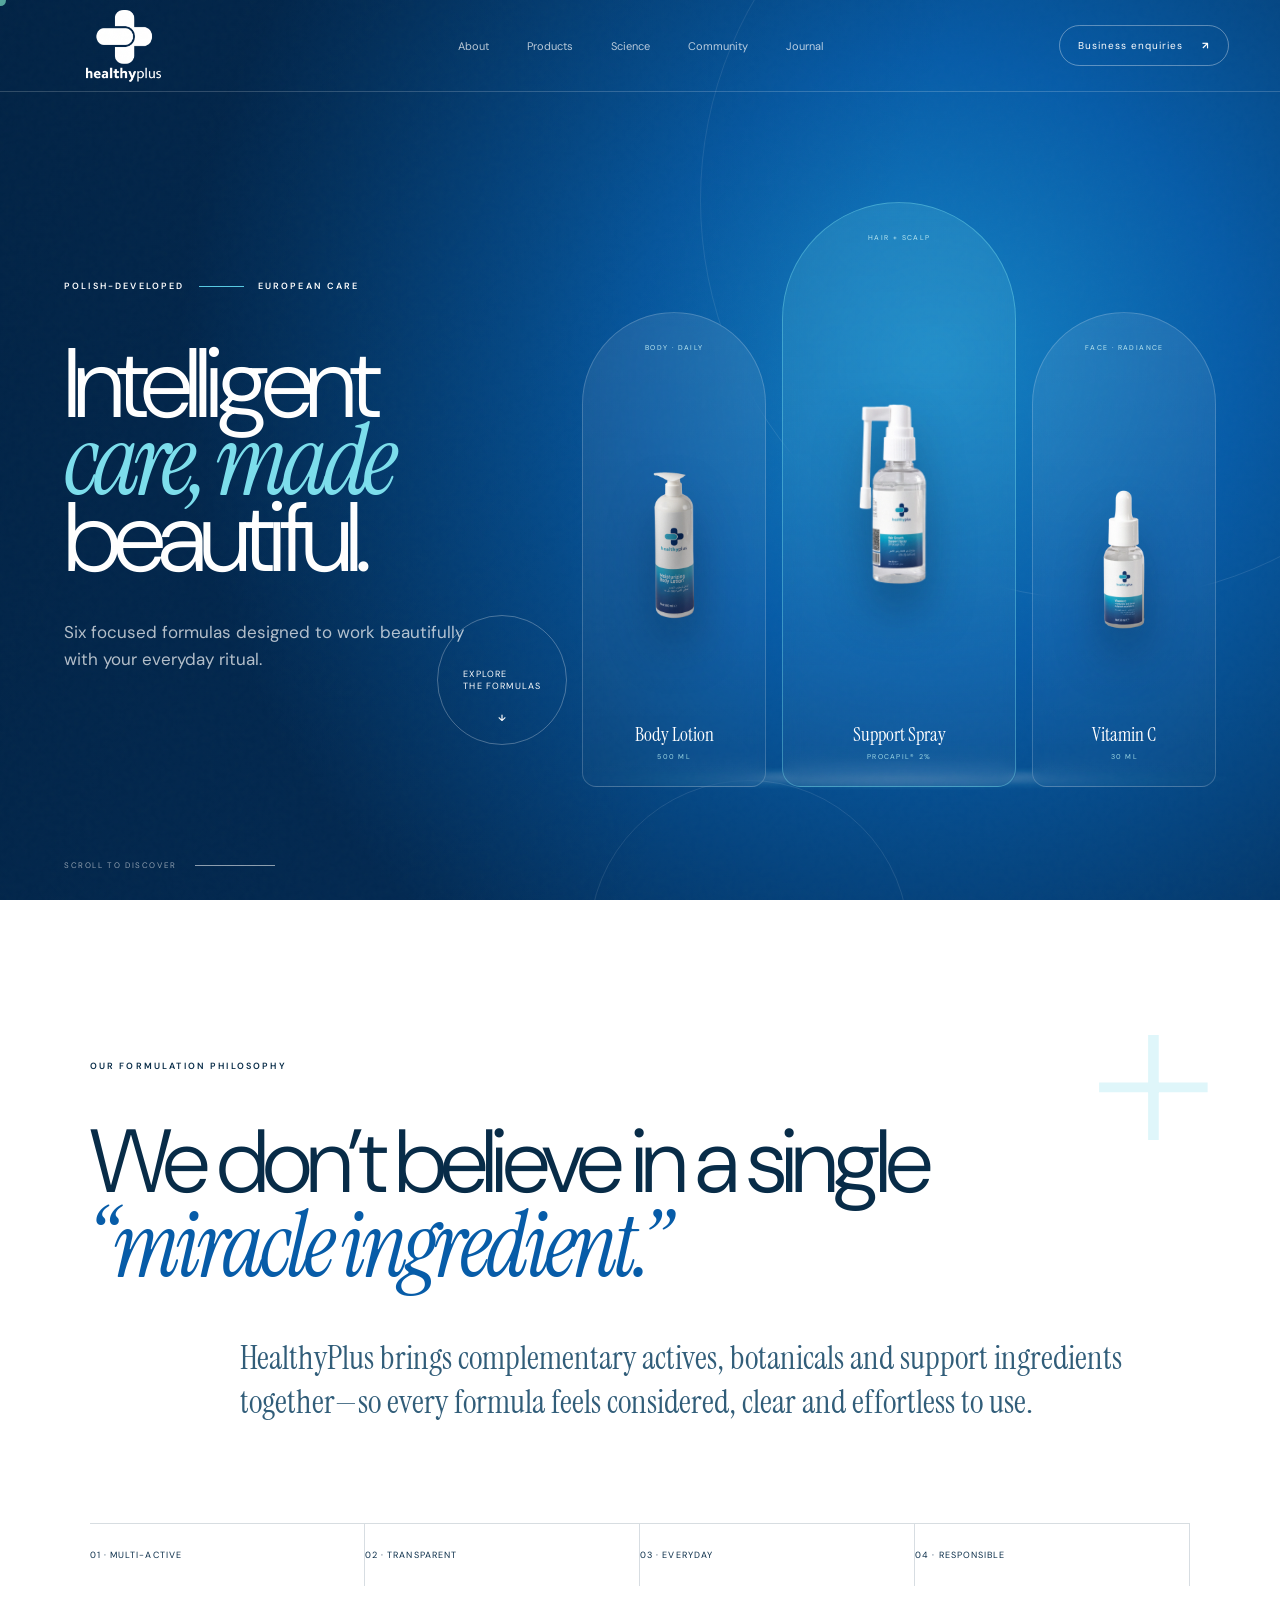
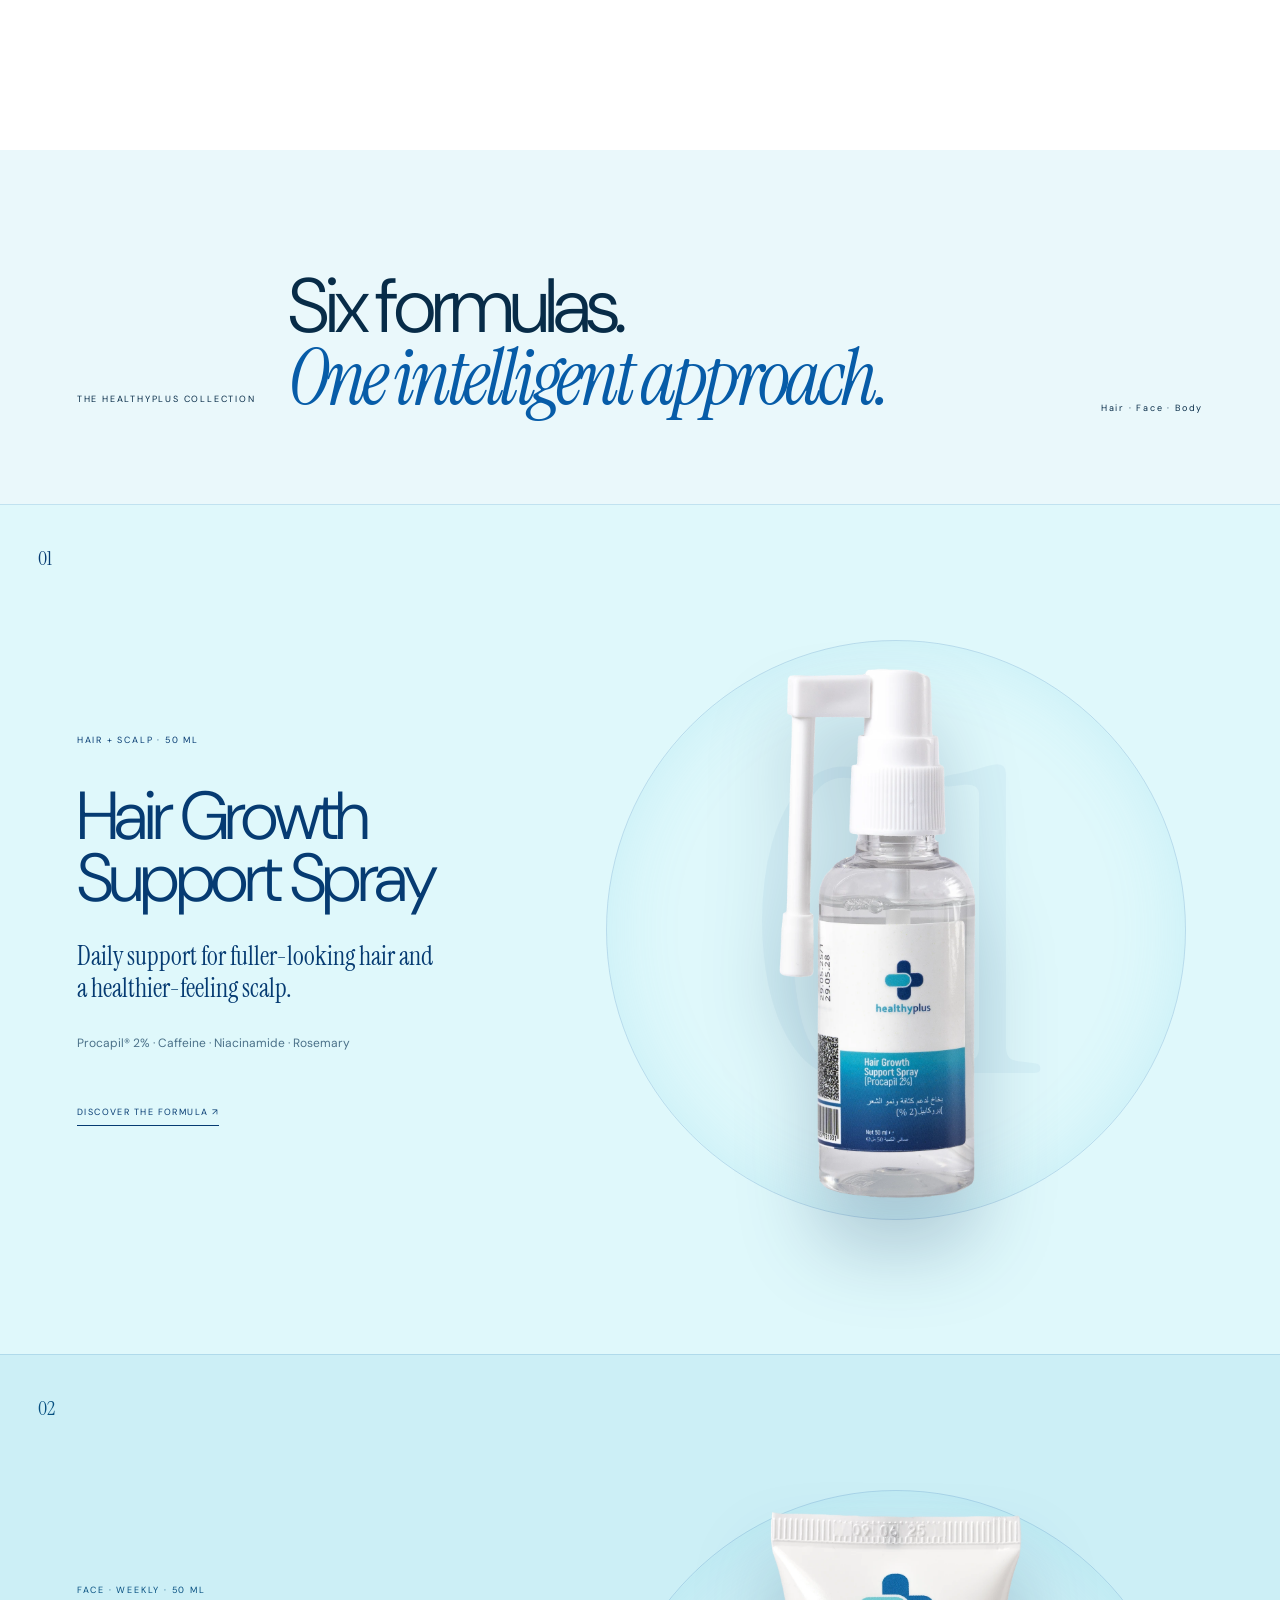
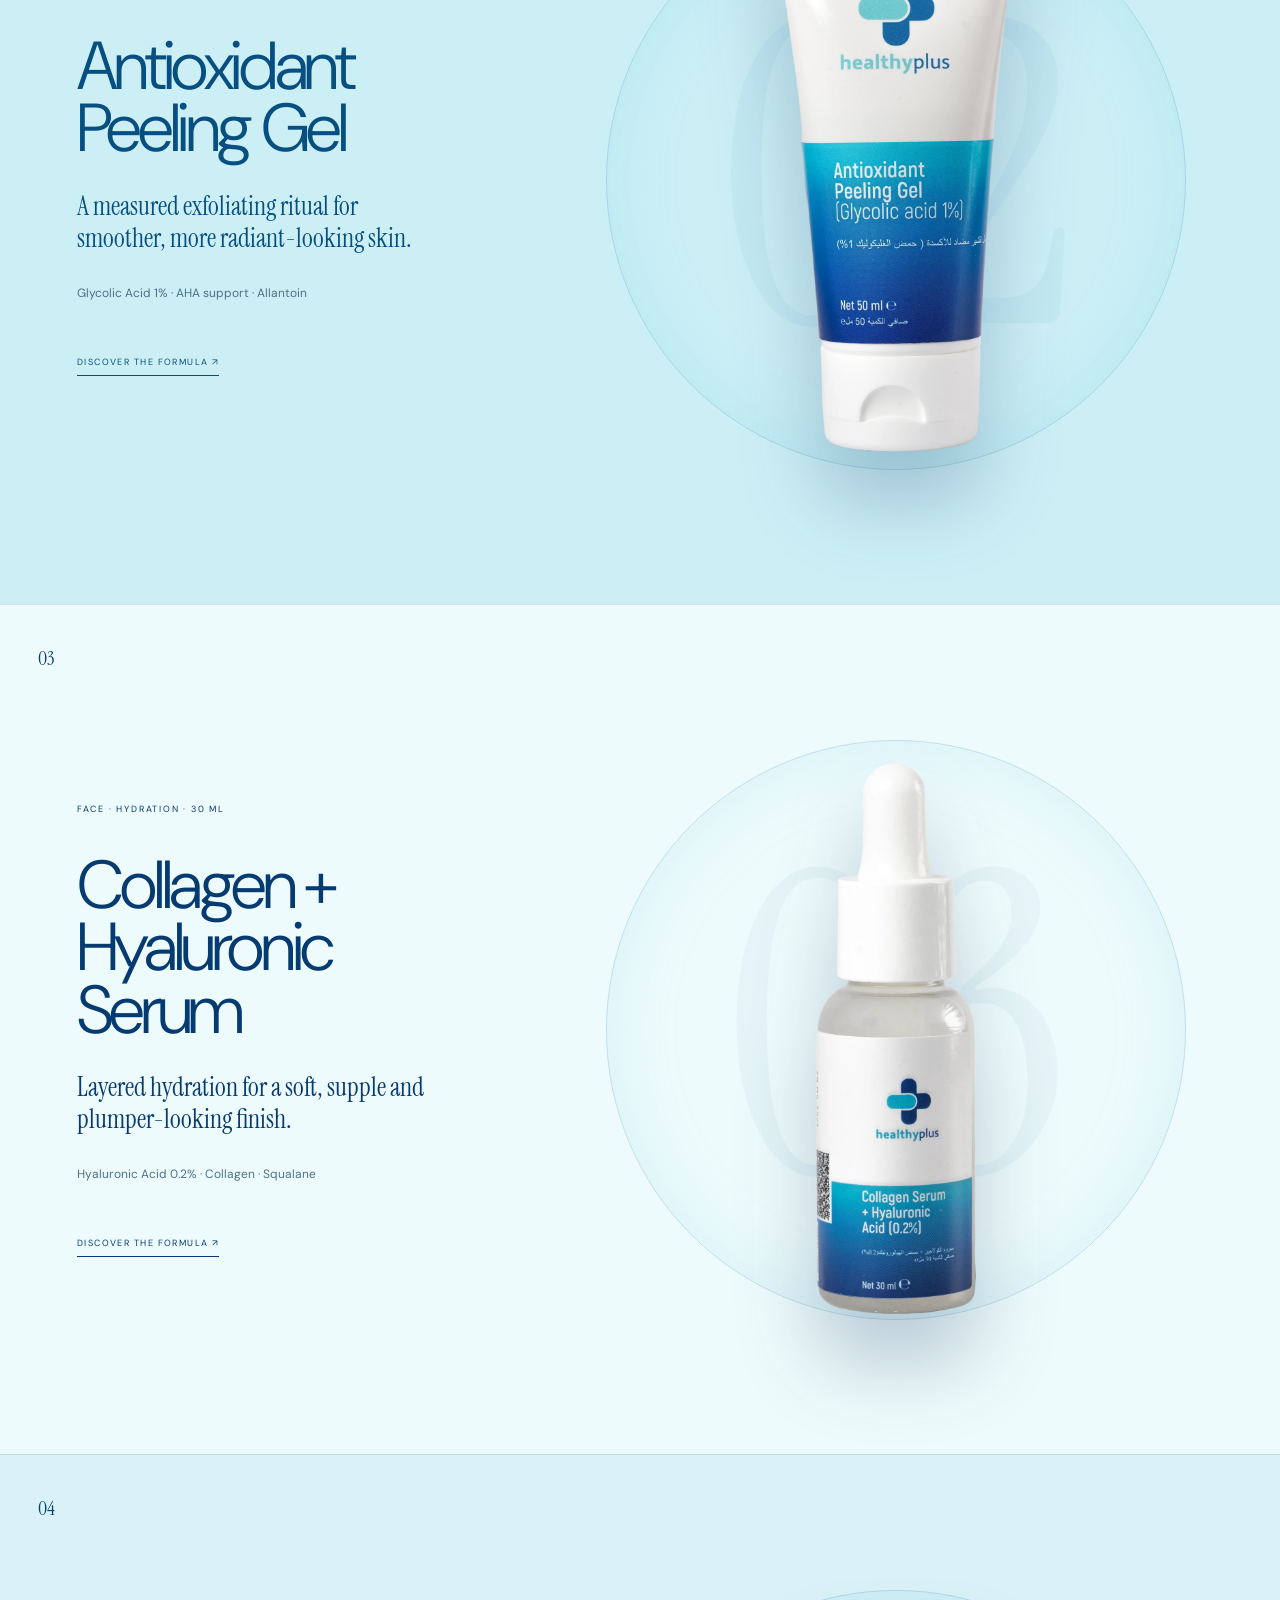
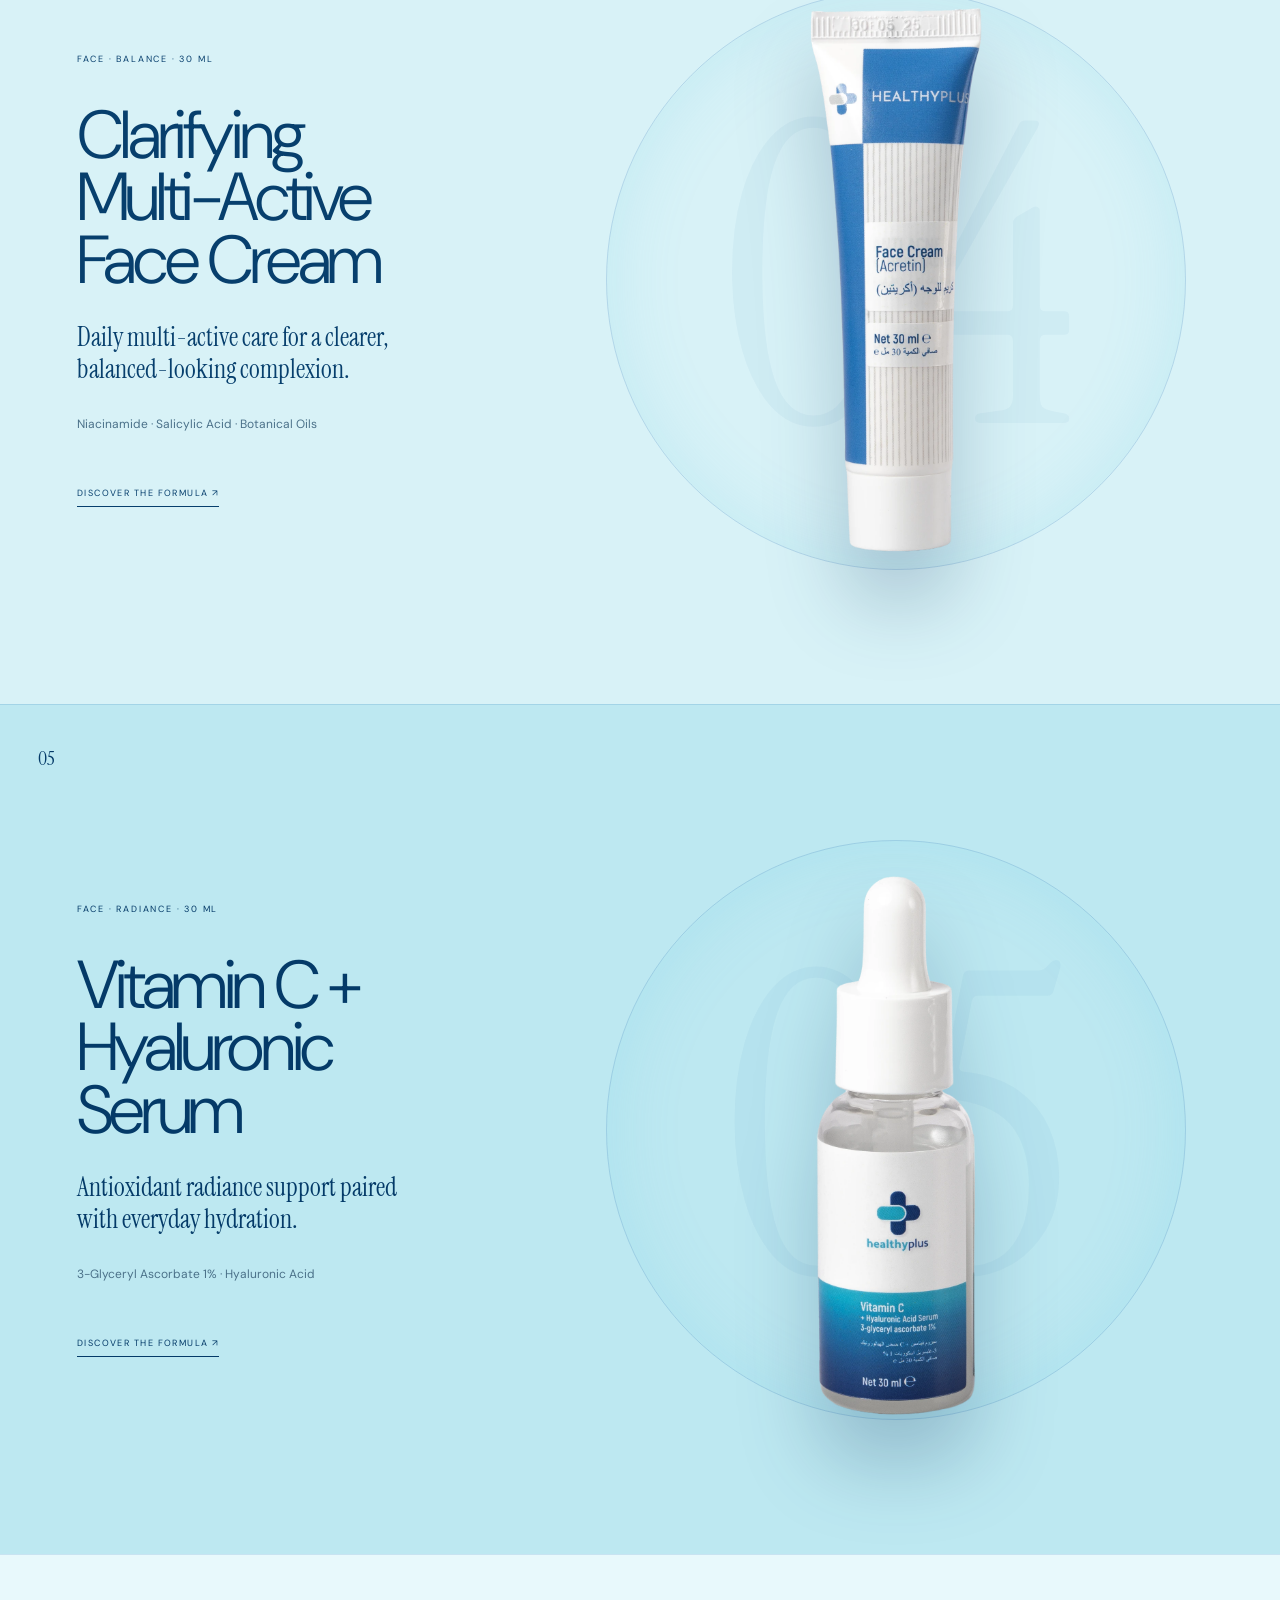
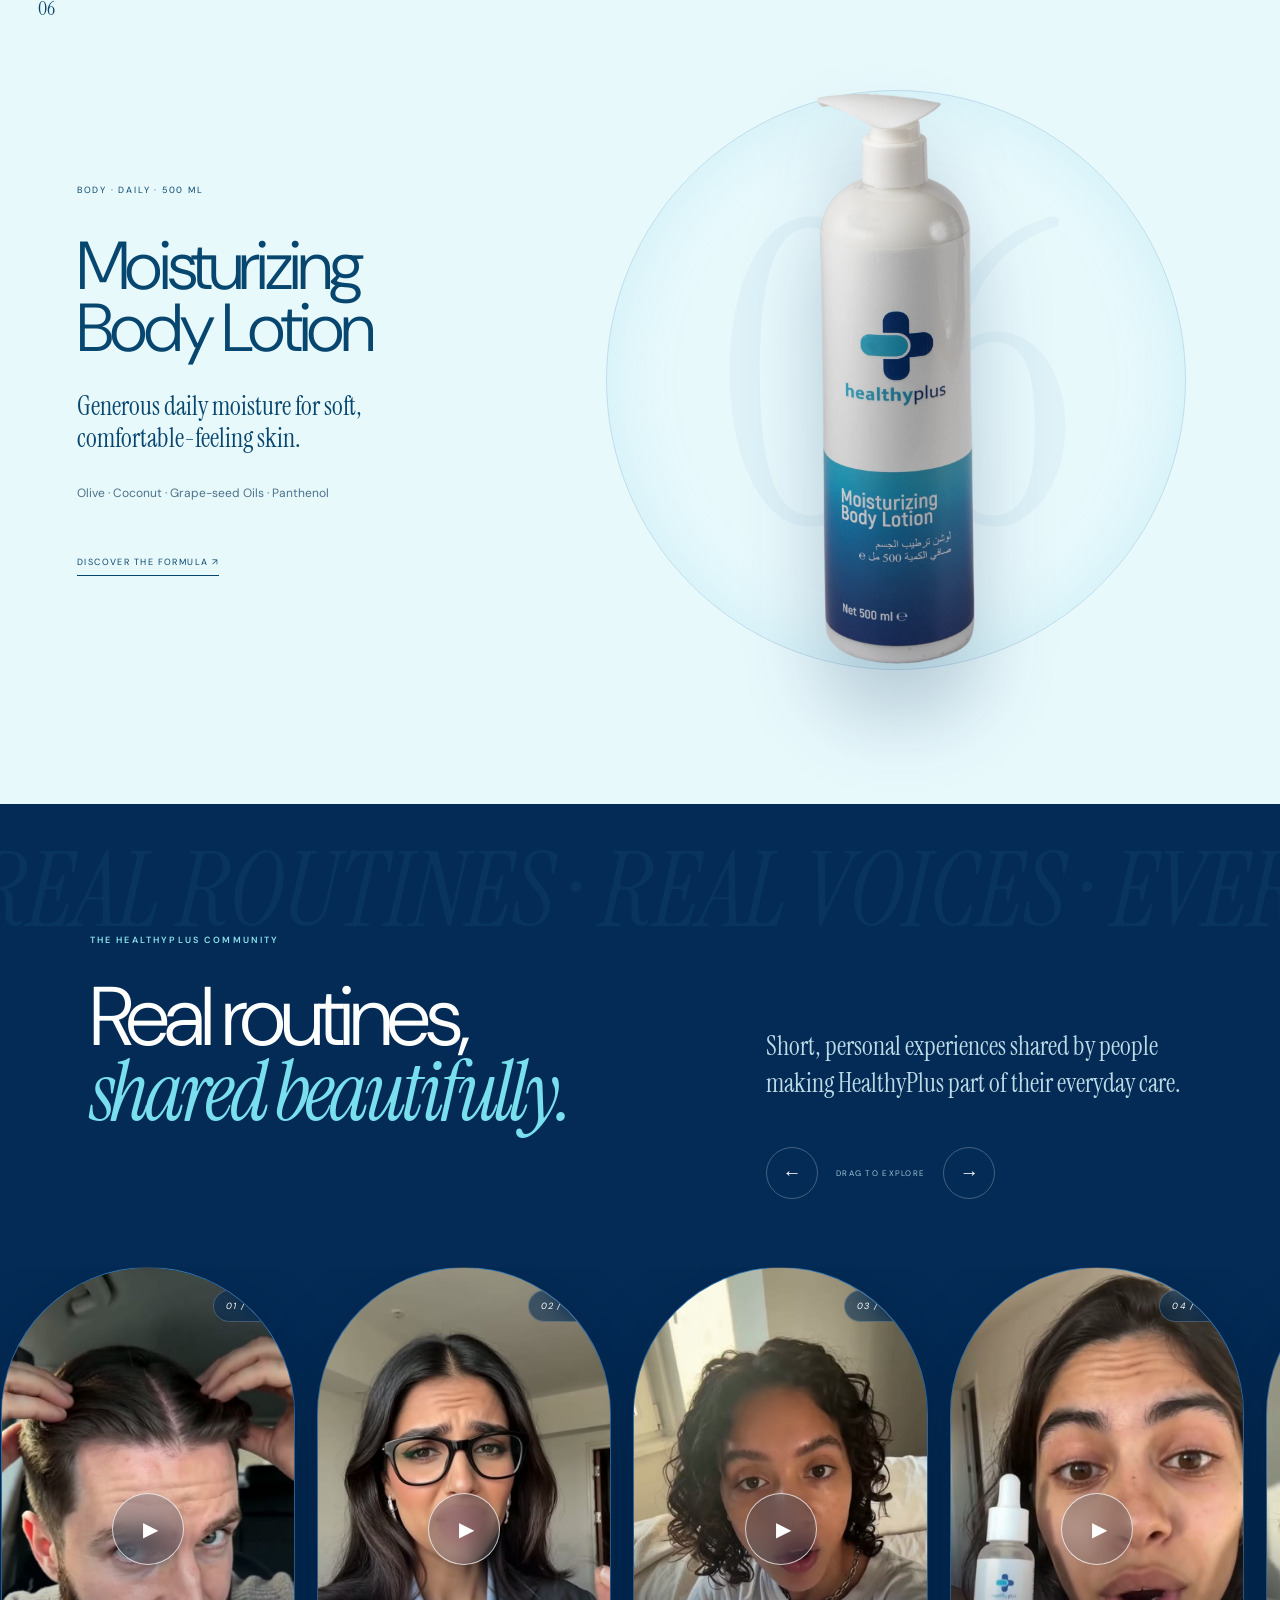
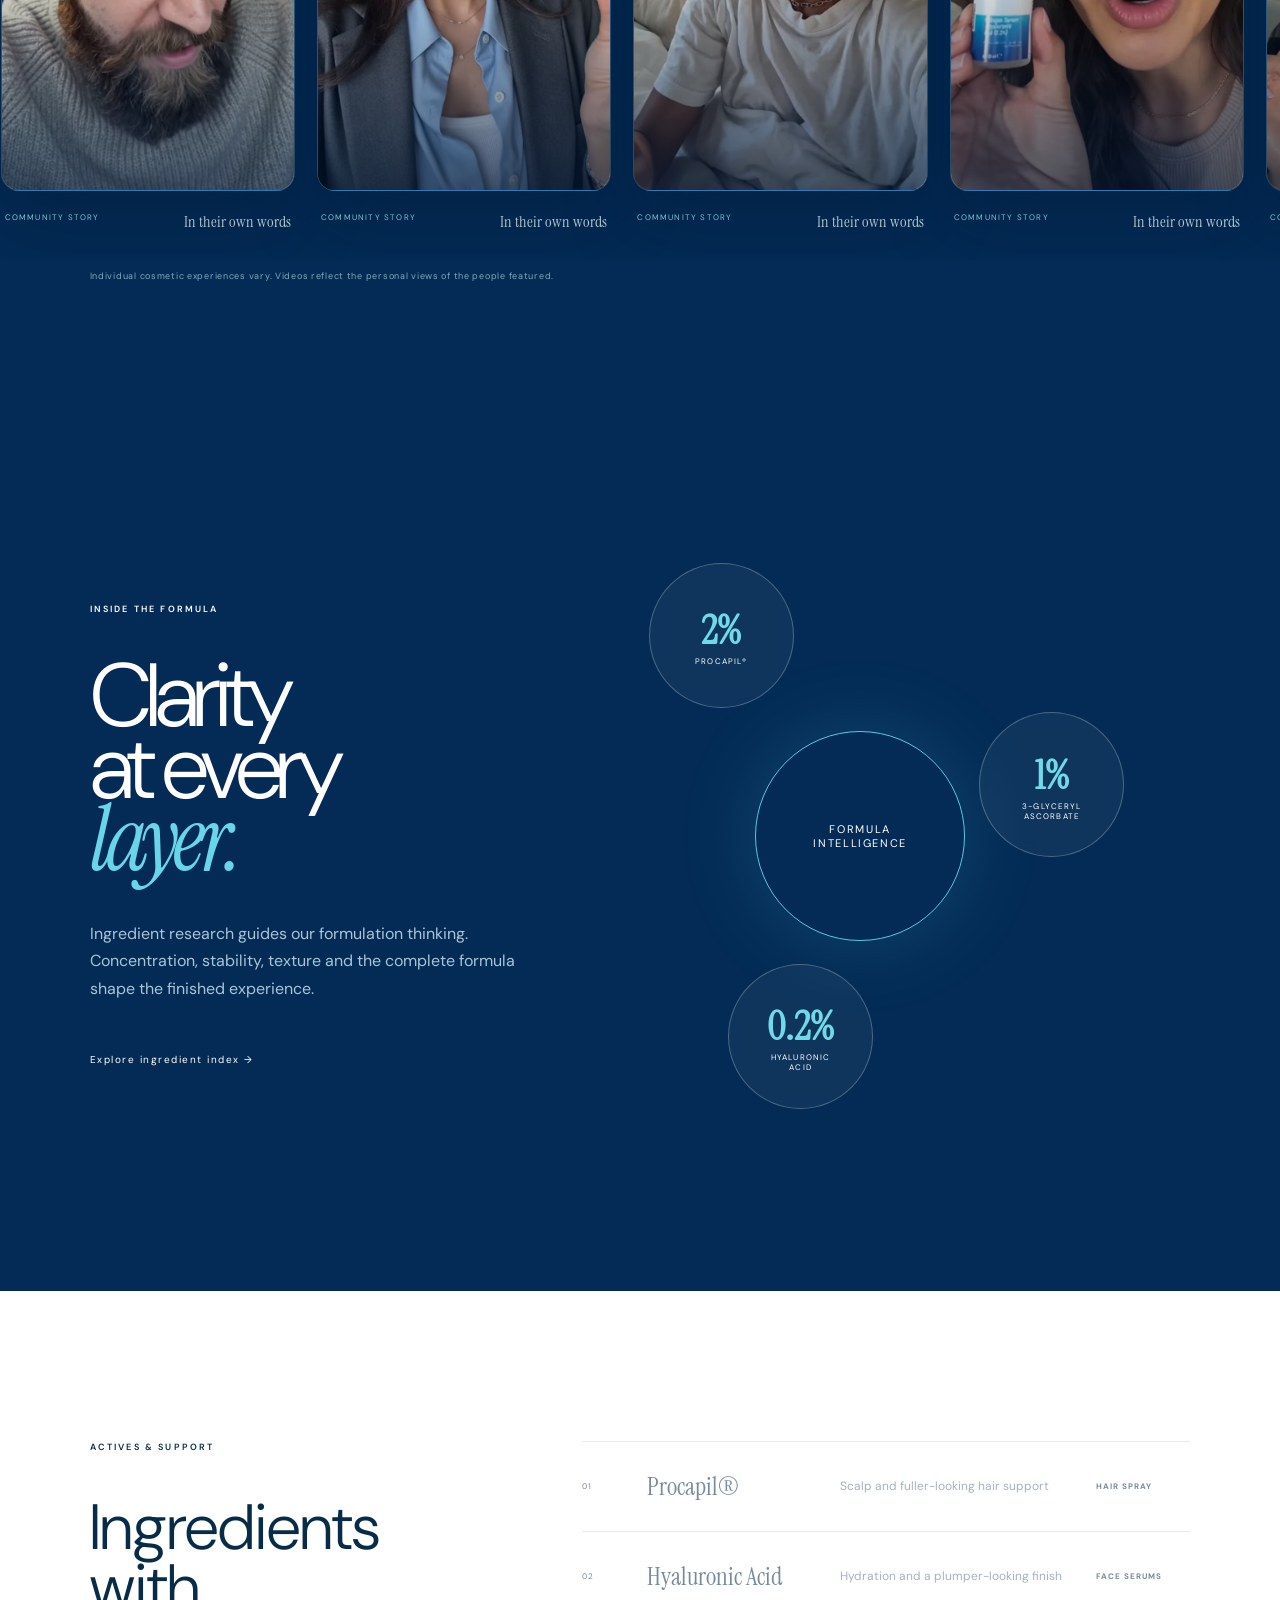
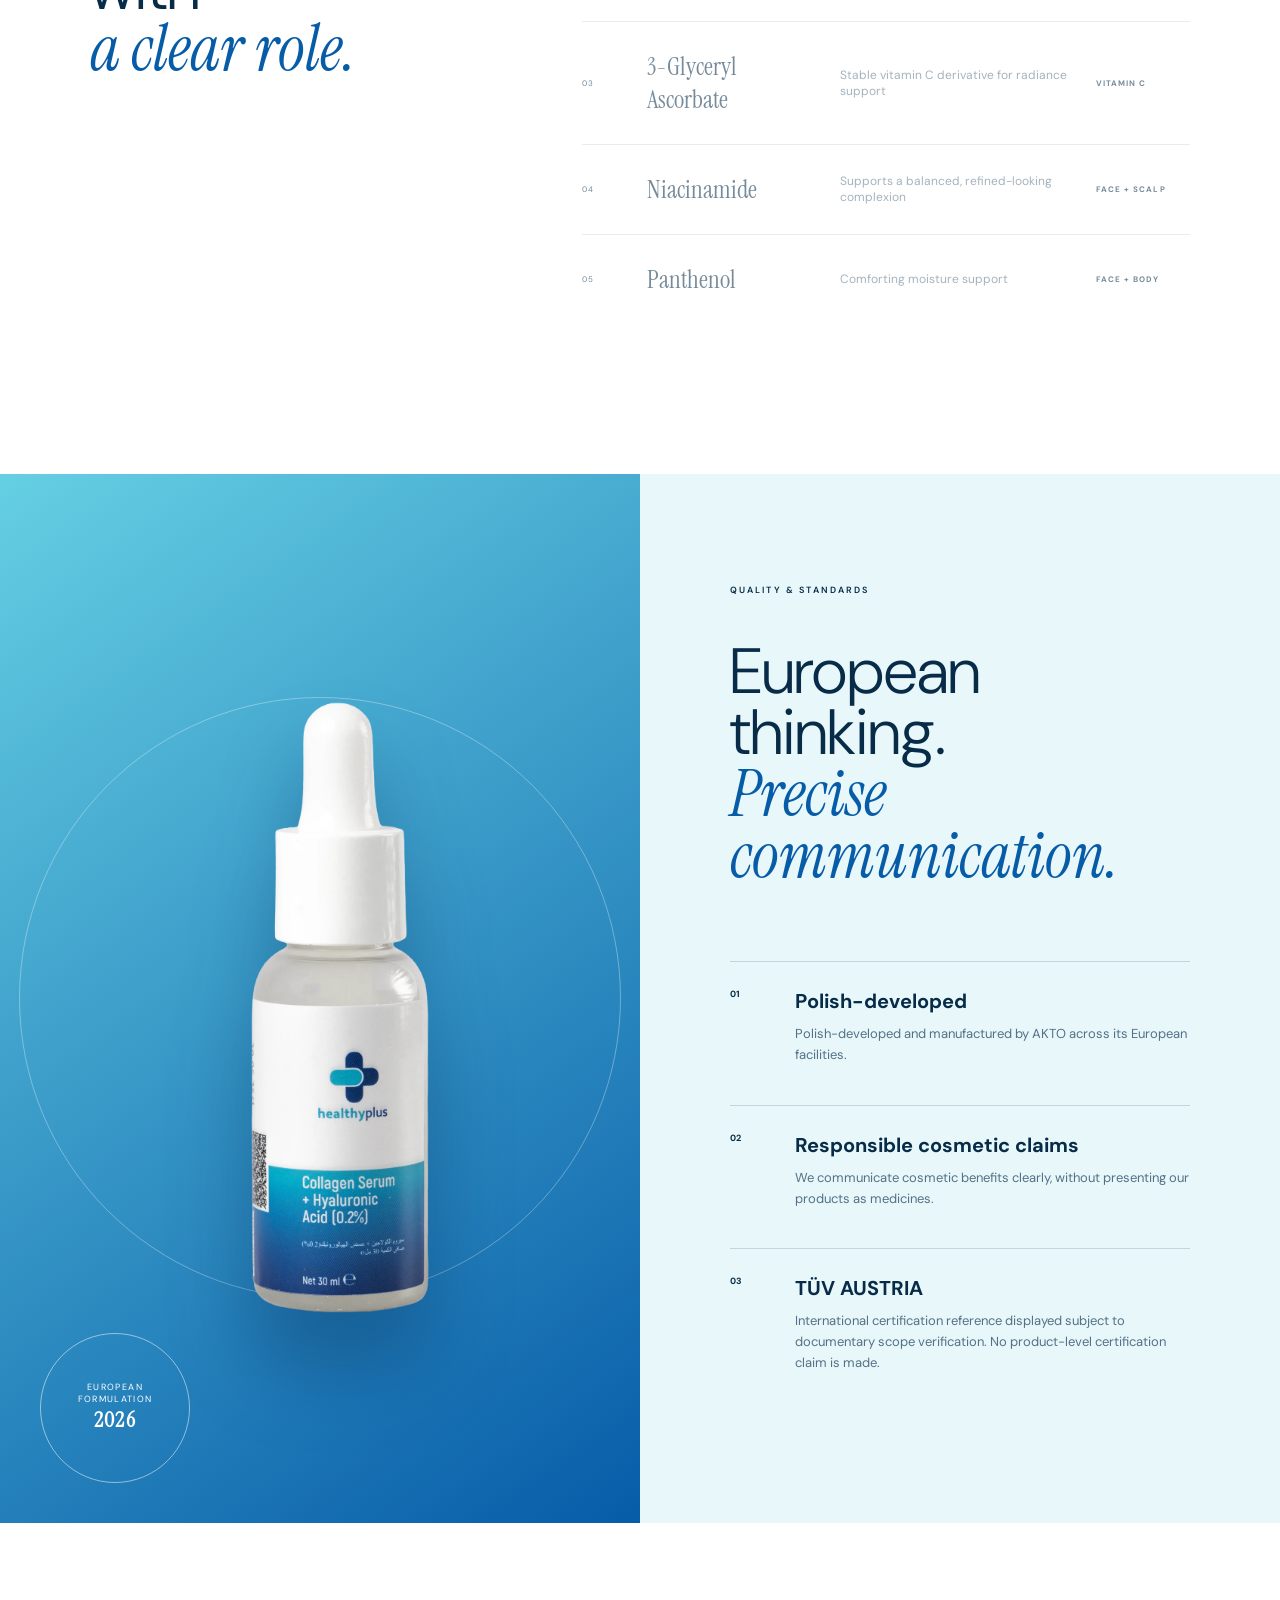
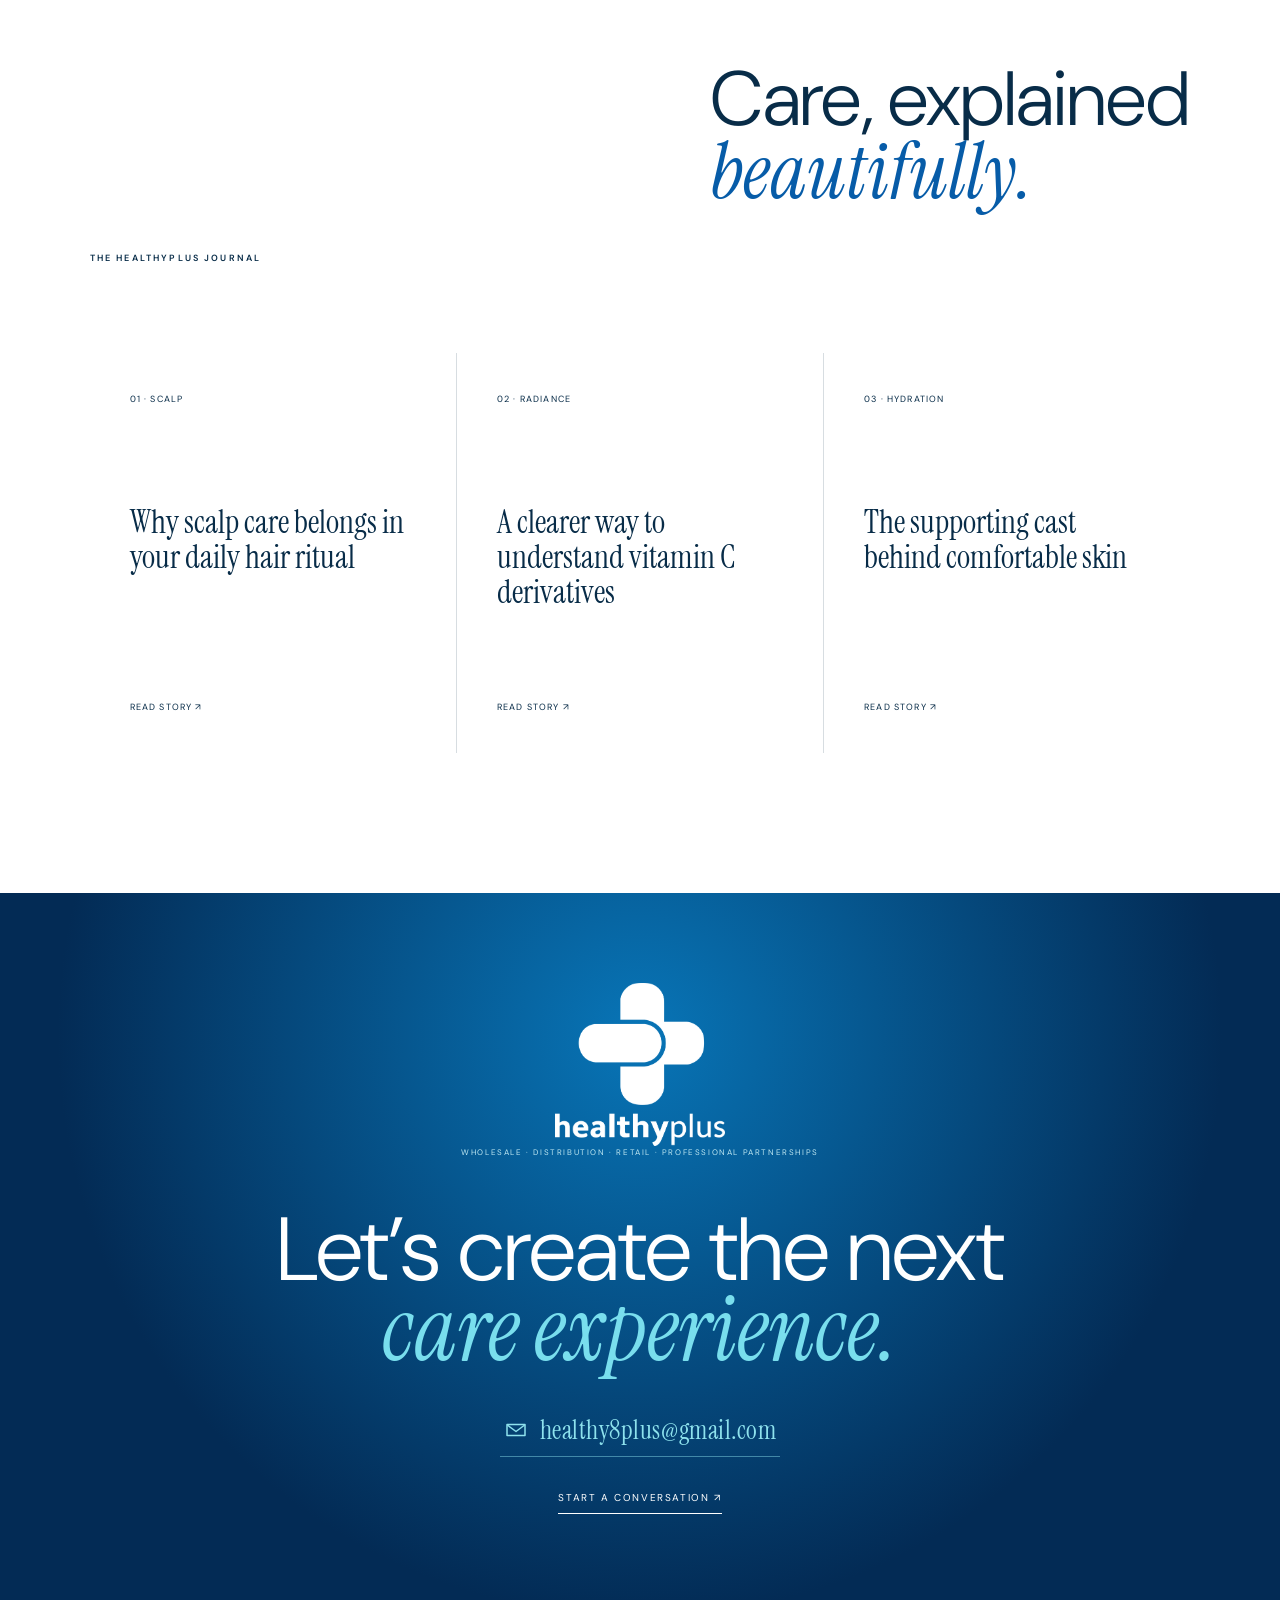
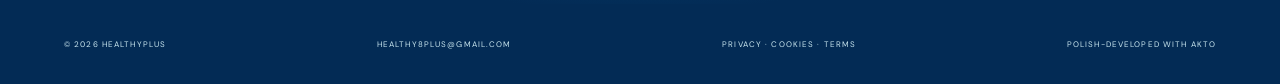
<file: index.html>
<!doctype html>
<html lang="en"><head><meta charset="utf-8"><meta name="viewport" content="width=device-width,initial-scale=1"><meta name="description" content="HealthyPlus creates intelligent European skincare, haircare and bodycare through focused, multi-active formulas."><meta name="theme-color" content="#032b55"><meta property="og:title" content="HealthyPlus — Intelligent European Care"><meta property="og:description" content="Six focused formulas. One intelligent approach to everyday care."><meta property="og:type" content="website"><meta property="og:image" content="og.png"><meta name="twitter:card" content="summary_large_image"><meta name="twitter:image" content="og.png"><title>HealthyPlus — Intelligent European Care</title><link rel="preload" as="image" href="hair-growth-support-spray.webp"><link rel="stylesheet" href="premium.css?v=11"><script src="site.js?v=4" defer></script></head>
<body>
<div class="loader" id="loader"><img src="healthyplus-logo-white.webp" alt=""><span>FORMULATING YOUR EXPERIENCE</span><i></i></div>
<div class="cursor"></div><div class="grain"></div>
<header><a class="logo" href="index.html"><img src="healthyplus-logo-white.webp" alt="HealthyPlus"></a><nav><a href="about.html">About</a><a href="#collection">Products</a><a href="science.html">Science</a><a href="#stories">Community</a><a href="journal.html">Journal</a></nav><a class="enquire" href="contact.html">Business enquiries <b>↗</b></a><button class="menu" aria-label="Open navigation">Menu</button></header>
<main>
<section class="hero" id="home"><div class="hero-orbit o1"></div><div class="hero-orbit o2"></div><div class="hero-copy"><div class="micro">POLISH-DEVELOPED <i></i> EUROPEAN CARE</div><h1><span>Intelligent</span><em>care, made</em><span>beautiful.</span></h1><p>Six focused formulas designed to work beautifully with your everyday ritual.</p><a href="#collection" class="round-link">Explore<br>the formulas <b>↓</b></a></div><div class="hero-products"><article class="hero-card side"><span>BODY · DAILY</span><img class="hero-lotion" src="moisturizing-body-lotion.webp" alt="Body Lotion"><b>Body Lotion</b><small>500 ML</small></article><article class="hero-card main"><span>HAIR + SCALP</span><img class="hero-hair" src="hair-growth-support-spray.webp" alt="Hair Growth Support Spray"><b>Support Spray</b><small>PROCAPIL® 2%</small></article><article class="hero-card side"><span>FACE · RADIANCE</span><img class="hero-vitc" src="vitamin-c-hyaluronic-serum.webp" alt="Vitamin C Serum"><b>Vitamin C</b><small>30 ML</small></article></div><div class="scroll">SCROLL TO DISCOVER <span></span></div></section>

<section class="statement"><div class="statement-mark">+</div><p class="kicker">OUR FORMULATION PHILOSOPHY</p><h2>We don’t believe in a single<br><em>“miracle ingredient.”</em></h2><p class="statement-body">HealthyPlus brings complementary actives, botanicals and support ingredients together—so every formula feels considered, clear and effortless to use.</p><div class="statement-row"><span>01 · MULTI-ACTIVE</span><span>02 · TRANSPARENT</span><span>03 · EVERYDAY</span><span>04 · RESPONSIBLE</span></div></section>

<section class="collection" id="collection"><div class="collection-head"><p>THE HEALTHYPLUS COLLECTION</p><h2>Six formulas.<br><em>One intelligent approach.</em></h2><span>Hair · Face · Body</span></div><div class="product-scenes" id="scenes"></div></section>

<section class="formula-lab" id="science"><div class="lab-copy"><p class="kicker">INSIDE THE FORMULA</p><h2>Clarity<br>at every<br><em>layer.</em></h2><p>Ingredient research guides our formulation thinking. Concentration, stability, texture and the complete formula shape the finished experience.</p><a href="#ingredients">Explore ingredient index →</a></div><div class="molecule-stage"><div class="molecule m1"><b>2%</b><span>PROCAPIL®</span></div><div class="molecule m2"><b>1%</b><span>3-GLYCERYL<br>ASCORBATE</span></div><div class="molecule m3"><b>0.2%</b><span>HYALURONIC<br>ACID</span></div><div class="core">FORMULA<br>INTELLIGENCE</div></div></section>

<section class="ingredients" id="ingredients"><div class="ingredients-title"><p class="kicker">ACTIVES & SUPPORT</p><h2>Ingredients with<br><em>a clear role.</em></h2></div><div class="ingredient-list"><article><span>01</span><h3>Procapil®</h3><p>Scalp and fuller-looking hair support</p><b>HAIR SPRAY</b></article><article><span>02</span><h3>Hyaluronic Acid</h3><p>Hydration and a plumper-looking finish</p><b>FACE SERUMS</b></article><article><span>03</span><h3>3-Glyceryl Ascorbate</h3><p>Stable vitamin C derivative for radiance support</p><b>VITAMIN C</b></article><article><span>04</span><h3>Niacinamide</h3><p>Supports a balanced, refined-looking complexion</p><b>FACE + SCALP</b></article><article><span>05</span><h3>Panthenol</h3><p>Comforting moisture support</p><b>FACE + BODY</b></article></div></section>

<section class="standards" id="standards"><div class="standards-photo"><img src="collagen-hyaluronic-serum.webp" alt="HealthyPlus Collagen Serum"><div class="stamp">EUROPEAN<br>FORMULATION<br><b>2026</b></div></div><div class="standards-copy"><p class="kicker">QUALITY & STANDARDS</p><h2>European thinking.<br><em>Precise communication.</em></h2><div class="standard"><b>01</b><div><h3>Polish-developed</h3><p>Polish-developed and manufactured by AKTO across its European facilities.</p></div></div><div class="standard"><b>02</b><div><h3>Responsible cosmetic claims</h3><p>We communicate cosmetic benefits clearly, without presenting our products as medicines.</p></div></div><div class="standard"><b>03</b><div><h3>TÜV AUSTRIA</h3><p>International certification reference displayed subject to documentary scope verification. No product-level certification claim is made.</p></div></div></div></section>

<section class="stories" id="stories"><div class="stories-head"><div><p class="kicker">THE HEALTHYPLUS COMMUNITY</p><h2>Real routines,<br><em>shared beautifully.</em></h2></div><div class="stories-intro"><p>Short, personal experiences shared by people making HealthyPlus part of their everyday care.</p><div class="story-controls"><button type="button" class="story-prev" aria-label="Previous customer stories">←</button><span>DRAG TO EXPLORE</span><button type="button" class="story-next" aria-label="Next customer stories">→</button></div></div></div><div class="story-track" id="storyTrack" tabindex="0" aria-label="Customer video stories"></div><p class="stories-note">Individual cosmetic experiences vary. Videos reflect the personal views of the people featured.</p></section>

<section class="journal" id="journal"><div><p class="kicker">THE HEALTHYPLUS JOURNAL</p><h2>Care, explained<br><em>beautifully.</em></h2></div><div class="journal-grid"><article><span>01 · SCALP</span><h3>Why scalp care belongs in your daily hair ritual</h3><a href="#">READ STORY ↗</a></article><article><span>02 · RADIANCE</span><h3>A clearer way to understand vitamin C derivatives</h3><a href="#">READ STORY ↗</a></article><article><span>03 · HYDRATION</span><h3>The supporting cast behind comfortable skin</h3><a href="#">READ STORY ↗</a></article></div></section>

<section class="contact" id="contact"><img loading="lazy" src="healthyplus-logo-white.webp" alt="HealthyPlus"><p>WHOLESALE · DISTRIBUTION · RETAIL · PROFESSIONAL PARTNERSHIPS</p><h2>Let’s create the next<br><em>care experience.</em></h2><a href="mailto:healthy8plus@gmail.com" class="contact-email email-link" aria-label="Email HealthyPlus at healthy8plus@gmail.com"><svg viewBox="0 0 24 24" aria-hidden="true"><path d="M3 6.5h18v11H3z"/><path d="m4 7.5 8 6 8-6"/></svg><span>healthy8plus@gmail.com</span></a><a href="contact.html">START A CONVERSATION ↗</a></section>
</main><footer><span>© 2026 HEALTHYPLUS</span><a href="mailto:healthy8plus@gmail.com">HEALTHY8PLUS@GMAIL.COM</a><a href="legal.html">PRIVACY · COOKIES · TERMS</a><span>POLISH-DEVELOPED WITH AKTO</span></footer>
<script>
const products=[
{n:'01',cat:'HAIR + SCALP · 50 ML',name:'Hair Growth Support Spray',claim:'Daily support for fuller-looking hair and a healthier-feeling scalp.',act:'Procapil® 2% · Caffeine · Niacinamide · Rosemary',img:'hair-growth-support-spray.webp',tone:'#dff8fb',ink:'#063b72'},
{n:'02',cat:'FACE · WEEKLY · 50 ML',name:'Antioxidant Peeling Gel',claim:'A measured exfoliating ritual for smoother, more radiant-looking skin.',act:'Glycolic Acid 1% · AHA support · Allantoin',img:'antioxidant-peeling-gel.webp',tone:'#cceff6',ink:'#064f80'},
{n:'03',cat:'FACE · HYDRATION · 30 ML',name:'Collagen + Hyaluronic Serum',claim:'Layered hydration for a soft, supple and plumper-looking finish.',act:'Hyaluronic Acid 0.2% · Collagen · Squalane',img:'collagen-hyaluronic-serum.webp',tone:'#eefbfc',ink:'#063b72'},
{n:'04',cat:'FACE · BALANCE · 30 ML',name:'Clarifying Multi-Active Face Cream',claim:'Daily multi-active care for a clearer, balanced-looking complexion.',act:'Niacinamide · Salicylic Acid · Botanical Oils',img:'clarifying-face-cream.webp',tone:'#d8f2f7',ink:'#073f6d'},
{n:'05',cat:'FACE · RADIANCE · 30 ML',name:'Vitamin C + Hyaluronic Serum',claim:'Antioxidant radiance support paired with everyday hydration.',act:'3-Glyceryl Ascorbate 1% · Hyaluronic Acid',img:'vitamin-c-hyaluronic-serum.webp',tone:'#bde8f1',ink:'#043a68'},
{n:'06',cat:'BODY · DAILY · 500 ML',name:'Moisturizing Body Lotion',claim:'Generous daily moisture for soft, comfortable-feeling skin.',act:'Olive · Coconut · Grape-seed Oils · Panthenol',img:'moisturizing-body-lotion.webp',tone:'#e8f9fc',ink:'#07466f'}];
const slugs=['hair','peel','collagen','cream','vitc','lotion'];document.querySelector('#scenes').innerHTML=products.map((p,i)=>`<article class="product-scene" style="--tone:${p.tone};--ink:${p.ink}"><div class="scene-number">${p.n}</div><div class="scene-copy"><p>${p.cat}</p><h3>${p.name}</h3><strong>${p.claim}</strong><span>${p.act}</span><a href="product.html?id=${slugs[i]}">DISCOVER THE FORMULA ↗</a></div><div class="scene-visual"><div class="scene-ring"></div><img loading="lazy" src="${p.img}" alt="${p.name}"><i>${p.n}</i></div></article>`).join('');
const loader=document.querySelector('#loader');addEventListener('load',()=>setTimeout(()=>loader.classList.add('done'),700));
const cursor=document.querySelector('.cursor');addEventListener('pointermove',e=>{cursor.style.transform=`translate(${e.clientX}px,${e.clientY}px)`});
const observer=new IntersectionObserver(es=>es.forEach(e=>{if(e.isIntersecting){e.target.classList.add('in');observer.unobserve(e.target)}}),{threshold:.06,rootMargin:'0px 0px -5% 0px'});document.querySelectorAll('.product-scene,.journal-grid article').forEach(el=>observer.observe(el));document.querySelectorAll('.product-scene').forEach((el,i)=>{if(i===0)el.classList.add('in')});
</script></body></html>
</file>
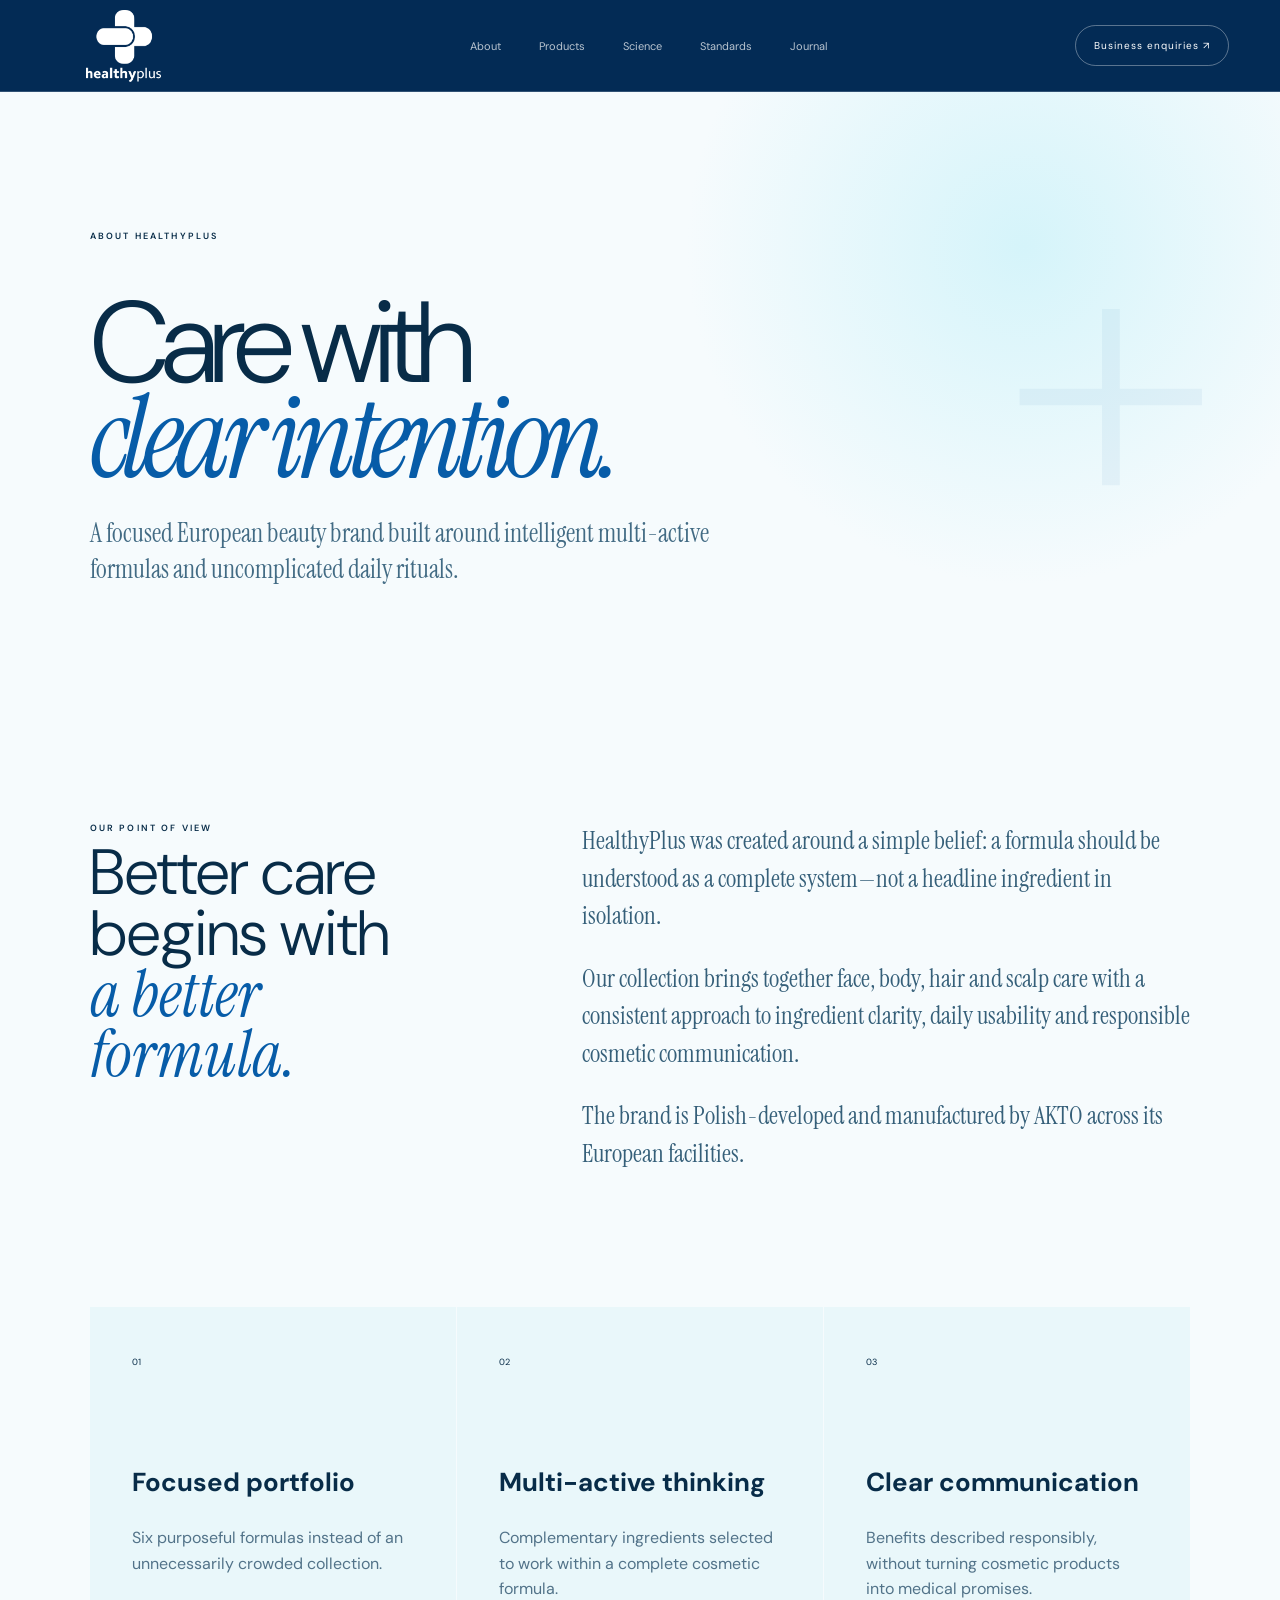
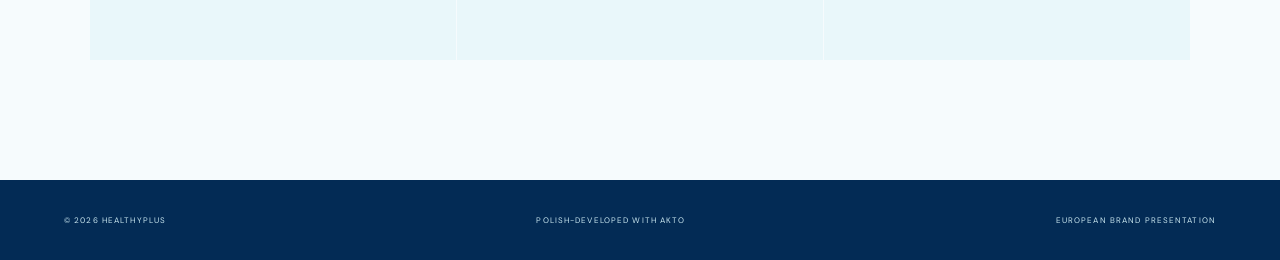
<file: about.html>
<!doctype html><html lang="en"><head><meta charset="utf-8"><meta name="viewport" content="width=device-width,initial-scale=1"><title>About — HealthyPlus</title><link rel="stylesheet" href="inner.css"></head><body class="inner"><header><a class="logo" href="index.html"><img src="healthyplus-logo.webp" alt="HealthyPlus"></a><nav><a href="about.html">About</a><a href="index.html#collection">Products</a><a href="science.html">Science</a><a href="quality.html">Standards</a><a href="journal.html">Journal</a></nav><a class="enquire" href="contact.html">Business enquiries ↗</a></header><main><section class="page-hero"><p class="kicker">ABOUT HEALTHYPLUS</p><h1>Care with<br><em>clear intention.</em></h1><p>A focused European beauty brand built around intelligent multi-active formulas and uncomplicated daily rituals.</p></section><section class="content-grid"><div><p class="kicker">OUR POINT OF VIEW</p><h2>Better care begins with<br><em>a better formula.</em></h2></div><div class="prose"><p>HealthyPlus was created around a simple belief: a formula should be understood as a complete system—not a headline ingredient in isolation.</p><p>Our collection brings together face, body, hair and scalp care with a consistent approach to ingredient clarity, daily usability and responsible cosmetic communication.</p><p>The brand is Polish-developed and manufactured by AKTO across its European facilities.</p></div></section><section class="value-grid"><article><span>01</span><h3>Focused portfolio</h3><p>Six purposeful formulas instead of an unnecessarily crowded collection.</p></article><article><span>02</span><h3>Multi-active thinking</h3><p>Complementary ingredients selected to work within a complete cosmetic formula.</p></article><article><span>03</span><h3>Clear communication</h3><p>Benefits described responsibly, without turning cosmetic products into medical promises.</p></article></section></main><footer><span>© 2026 HEALTHYPLUS</span><span>POLISH-DEVELOPED WITH AKTO</span><span>EUROPEAN BRAND PRESENTATION</span></footer></body></html>
</file>
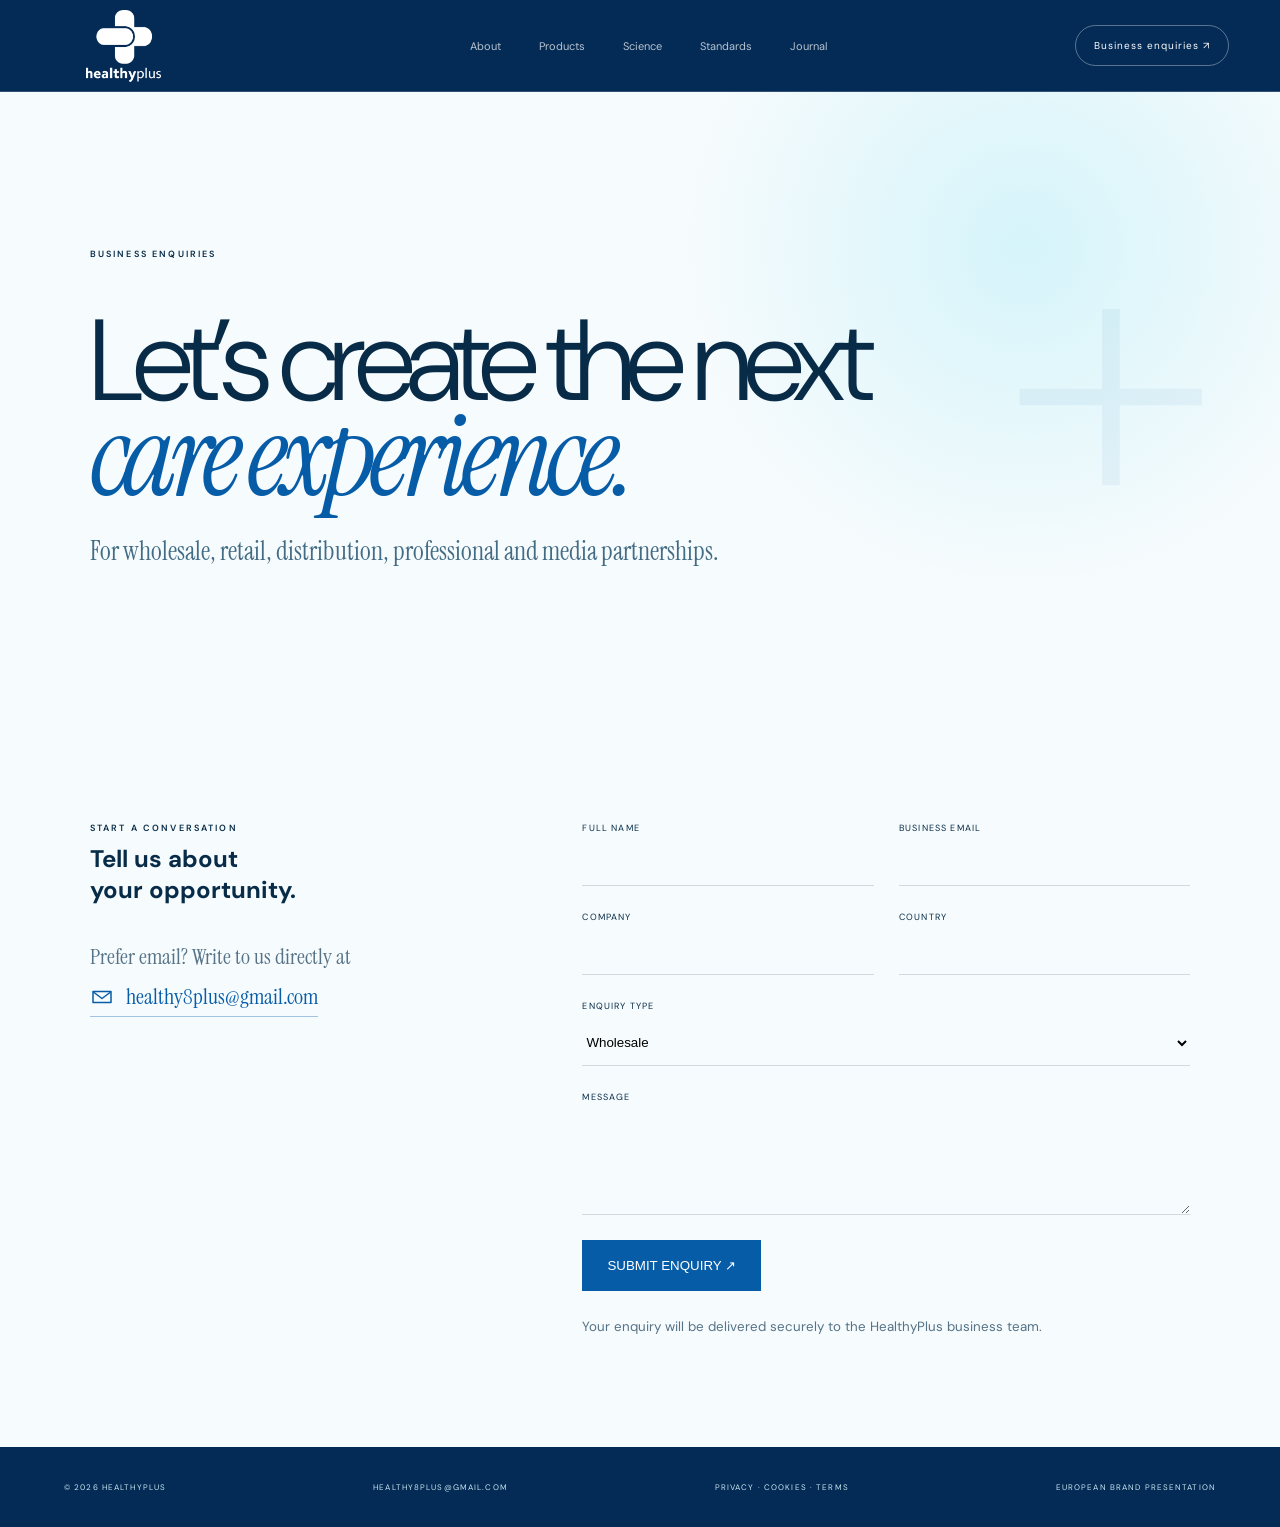
<file: contact.html>
<!doctype html>
<html lang="en">
<head>
  <meta charset="utf-8">
  <meta name="viewport" content="width=device-width,initial-scale=1">
  <title>Business Enquiries — HealthyPlus</title>
  <link rel="stylesheet" href="premium.css?v=11">
  <link rel="stylesheet" href="inner.css?v=2">
</head>
<body class="inner">
  <header>
    <a class="logo" href="index.html"><img src="healthyplus-logo.webp" alt="HealthyPlus"></a>
    <nav><a href="about.html">About</a><a href="index.html#collection">Products</a><a href="science.html">Science</a><a href="quality.html">Standards</a><a href="journal.html">Journal</a></nav>
    <a class="enquire" href="contact.html">Business enquiries ↗</a>
  </header>
  <main>
    <section class="page-hero">
      <p class="kicker">BUSINESS ENQUIRIES</p>
      <h1>Let’s create the next<br><em>care experience.</em></h1>
      <p>For wholesale, retail, distribution, professional and media partnerships.</p>
    </section>
    <section class="contact-form">
      <div>
        <p class="kicker">START A CONVERSATION</p>
        <h2>Tell us about<br>your opportunity.</h2>
        <p class="contact-direct">Prefer email? Write to us directly at<br>
          <a class="email-link" href="mailto:healthy8plus@gmail.com" aria-label="Email HealthyPlus at healthy8plus@gmail.com">
            <svg viewBox="0 0 24 24" aria-hidden="true"><path d="M3 6.5h18v11H3z"/><path d="m4 7.5 8 6 8-6"/></svg>
            <span>healthy8plus@gmail.com</span>
          </a>
        </p>
      </div>
      <form id="inquiry" action="https://formsubmit.co/healthy8plus@gmail.com" method="POST">
        <input type="hidden" name="_subject" value="New HealthyPlus business enquiry">
        <input type="hidden" name="_template" value="table">
        <input type="hidden" name="_next" value="https://deftcom.github.io/HealthyPlus/thanks.html">
        <input type="hidden" name="_autoresponse" value="Thank you for contacting HealthyPlus. We have received your enquiry and will respond as soon as possible.">
        <input class="form-honey" type="text" name="_honey" tabindex="-1" autocomplete="off">
        <label>FULL NAME<input required autocomplete="name" name="name"></label>
        <label>BUSINESS EMAIL<input required autocomplete="email" type="email" name="email"></label>
        <label>COMPANY<input autocomplete="organization" name="company"></label>
        <label>COUNTRY<input autocomplete="country-name" name="country"></label>
        <label class="wide">ENQUIRY TYPE<select name="type"><option>Wholesale</option><option>Distribution</option><option>Retail partnership</option><option>Professional partnership</option><option>Media / Press</option><option>Other</option></select></label>
        <label class="wide">MESSAGE<textarea required rows="5" name="message"></textarea></label>
        <button type="submit">SUBMIT ENQUIRY ↗</button>
        <small class="wide form-note">Your enquiry will be delivered securely to the HealthyPlus business team.</small>
      </form>
    </section>
  </main>
  <footer><span>© 2026 HEALTHYPLUS</span><a href="mailto:healthy8plus@gmail.com">HEALTHY8PLUS@GMAIL.COM</a><a href="legal.html">PRIVACY · COOKIES · TERMS</a><span>EUROPEAN BRAND PRESENTATION</span></footer>
</body>
</html>
</file>
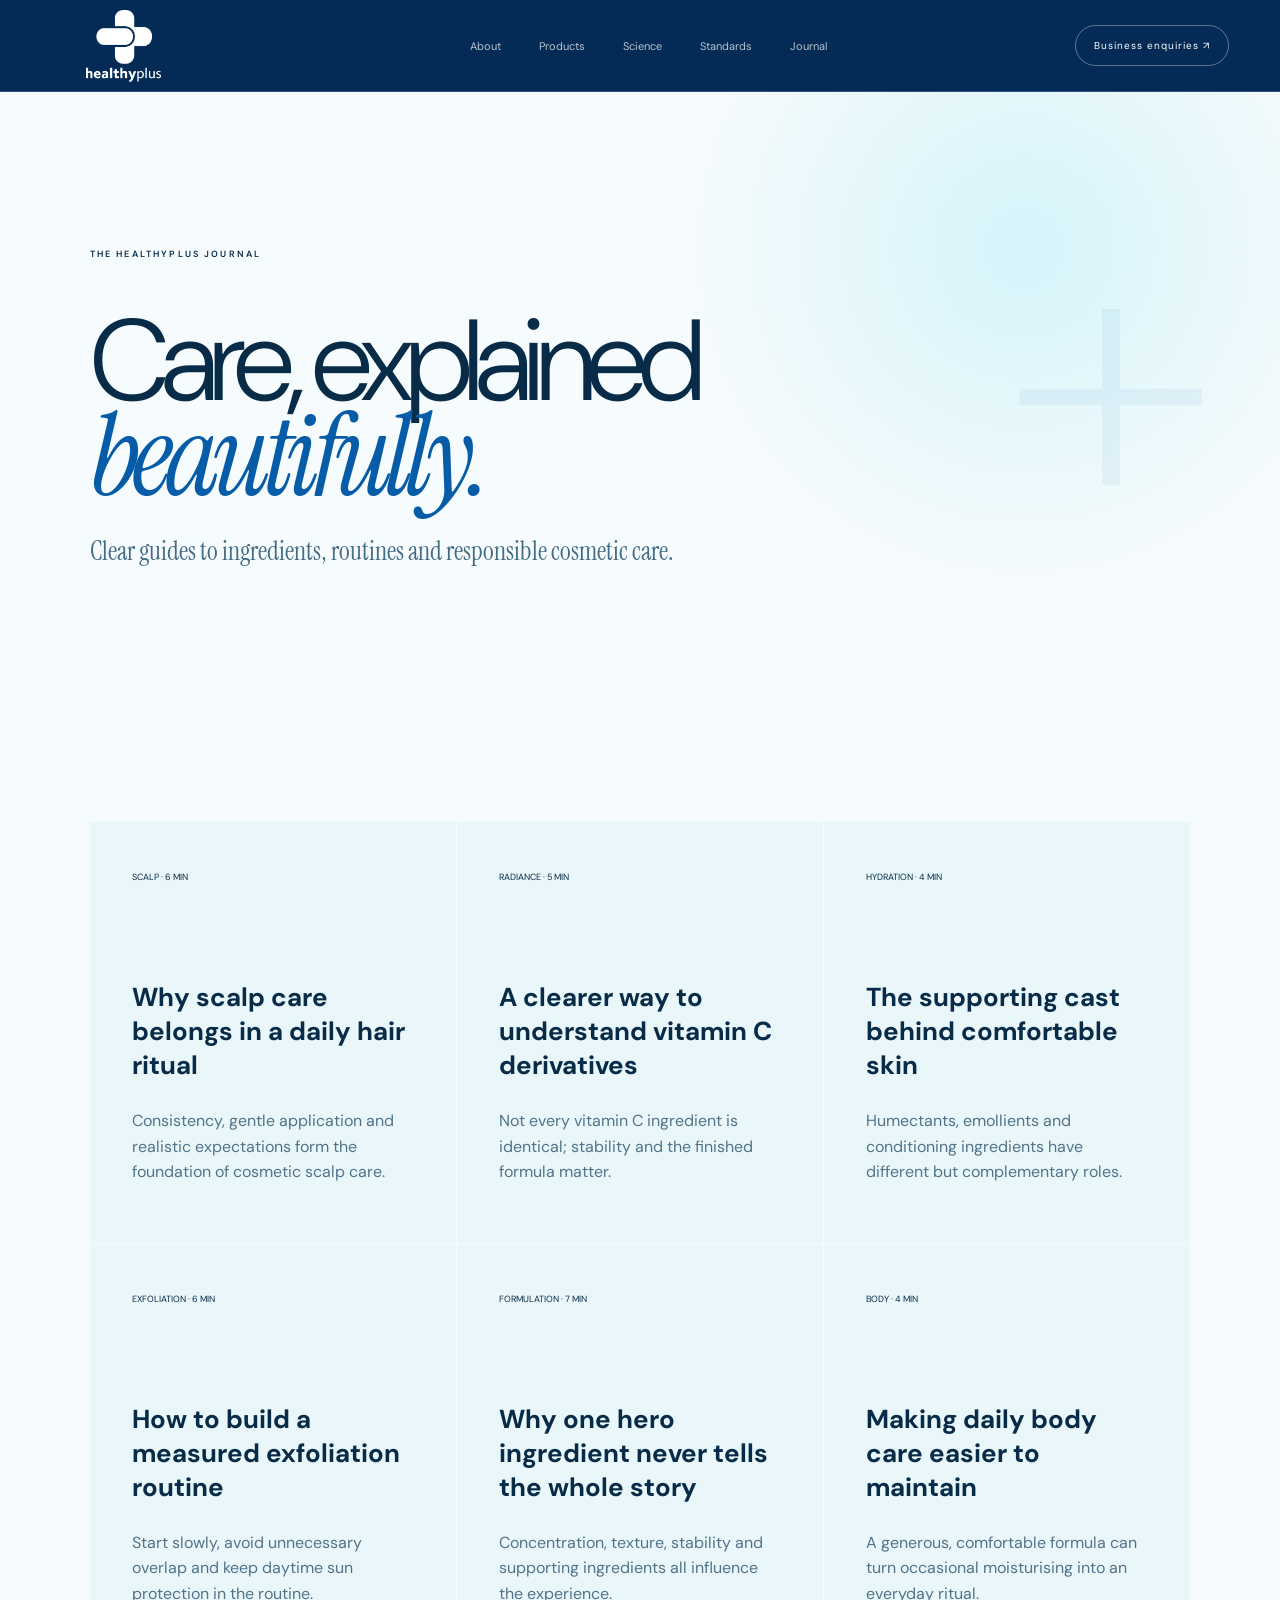
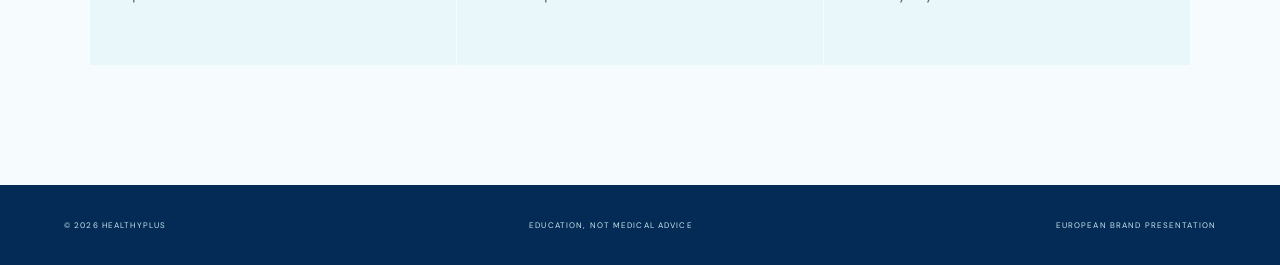
<file: journal.html>
<!doctype html><html lang="en"><head><meta charset="utf-8"><meta name="viewport" content="width=device-width,initial-scale=1"><title>Journal — HealthyPlus</title><link rel="stylesheet" href="inner.css"></head><body class="inner"><header><a class="logo" href="index.html"><img src="healthyplus-logo.webp" alt="HealthyPlus"></a><nav><a href="about.html">About</a><a href="index.html#collection">Products</a><a href="science.html">Science</a><a href="quality.html">Standards</a><a href="journal.html">Journal</a></nav><a class="enquire" href="contact.html">Business enquiries ↗</a></header><main><section class="page-hero"><p class="kicker">THE HEALTHYPLUS JOURNAL</p><h1>Care, explained<br><em>beautifully.</em></h1><p>Clear guides to ingredients, routines and responsible cosmetic care.</p></section><section class="value-grid" style="padding-top:110px"><article><span>SCALP · 6 MIN</span><h3>Why scalp care belongs in a daily hair ritual</h3><p>Consistency, gentle application and realistic expectations form the foundation of cosmetic scalp care.</p></article><article><span>RADIANCE · 5 MIN</span><h3>A clearer way to understand vitamin C derivatives</h3><p>Not every vitamin C ingredient is identical; stability and the finished formula matter.</p></article><article><span>HYDRATION · 4 MIN</span><h3>The supporting cast behind comfortable skin</h3><p>Humectants, emollients and conditioning ingredients have different but complementary roles.</p></article><article><span>EXFOLIATION · 6 MIN</span><h3>How to build a measured exfoliation routine</h3><p>Start slowly, avoid unnecessary overlap and keep daytime sun protection in the routine.</p></article><article><span>FORMULATION · 7 MIN</span><h3>Why one hero ingredient never tells the whole story</h3><p>Concentration, texture, stability and supporting ingredients all influence the experience.</p></article><article><span>BODY · 4 MIN</span><h3>Making daily body care easier to maintain</h3><p>A generous, comfortable formula can turn occasional moisturising into an everyday ritual.</p></article></section></main><footer><span>© 2026 HEALTHYPLUS</span><span>EDUCATION, NOT MEDICAL ADVICE</span><span>EUROPEAN BRAND PRESENTATION</span></footer></body></html>
</file>
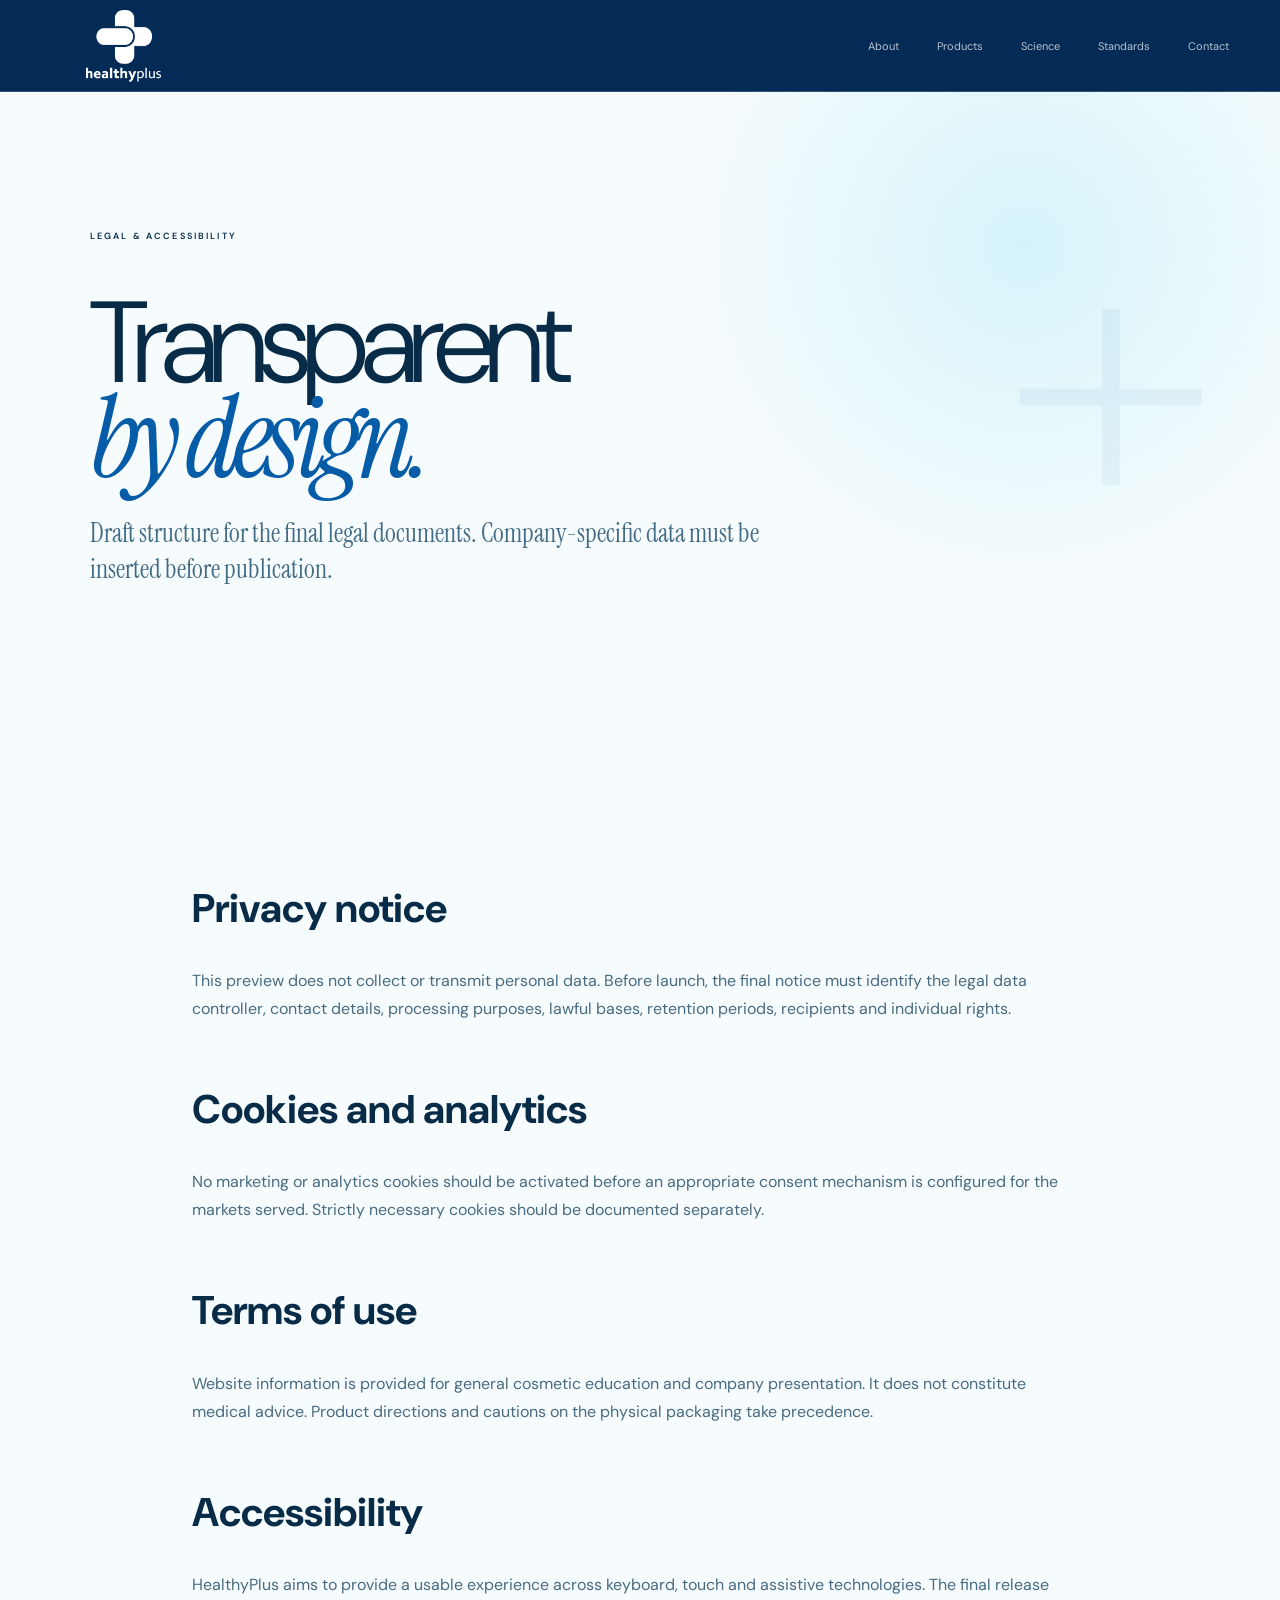
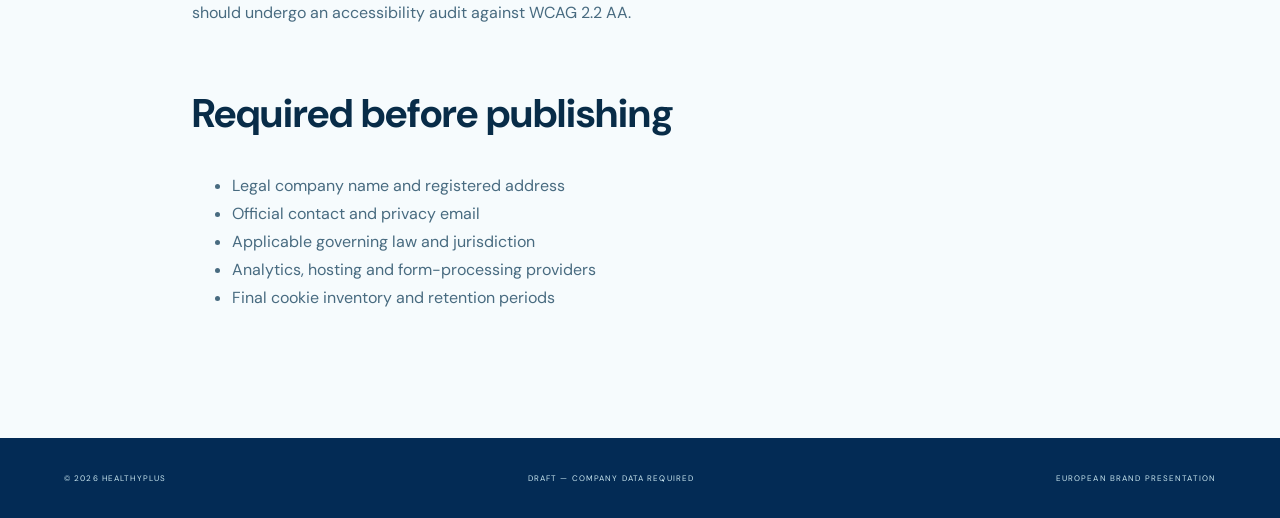
<file: legal.html>
<!doctype html><html lang="en"><head><meta charset="utf-8"><meta name="viewport" content="width=device-width,initial-scale=1"><title>Legal — HealthyPlus</title><link rel="stylesheet" href="inner.css"></head><body class="inner"><header><a class="logo" href="index.html"><img src="healthyplus-logo.webp" alt="HealthyPlus"></a><nav><a href="about.html">About</a><a href="index.html#collection">Products</a><a href="science.html">Science</a><a href="quality.html">Standards</a><a href="contact.html">Contact</a></nav></header><main><section class="page-hero"><p class="kicker">LEGAL & ACCESSIBILITY</p><h1>Transparent<br><em>by design.</em></h1><p>Draft structure for the final legal documents. Company-specific data must be inserted before publication.</p></section><section class="policy"><h2>Privacy notice</h2><p>This preview does not collect or transmit personal data. Before launch, the final notice must identify the legal data controller, contact details, processing purposes, lawful bases, retention periods, recipients and individual rights.</p><h2>Cookies and analytics</h2><p>No marketing or analytics cookies should be activated before an appropriate consent mechanism is configured for the markets served. Strictly necessary cookies should be documented separately.</p><h2>Terms of use</h2><p>Website information is provided for general cosmetic education and company presentation. It does not constitute medical advice. Product directions and cautions on the physical packaging take precedence.</p><h2>Accessibility</h2><p>HealthyPlus aims to provide a usable experience across keyboard, touch and assistive technologies. The final release should undergo an accessibility audit against WCAG 2.2 AA.</p><h2>Required before publishing</h2><ul><li>Legal company name and registered address</li><li>Official contact and privacy email</li><li>Applicable governing law and jurisdiction</li><li>Analytics, hosting and form-processing providers</li><li>Final cookie inventory and retention periods</li></ul></section></main><footer><span>© 2026 HEALTHYPLUS</span><span>DRAFT — COMPANY DATA REQUIRED</span><span>EUROPEAN BRAND PRESENTATION</span></footer></body></html>
</file>
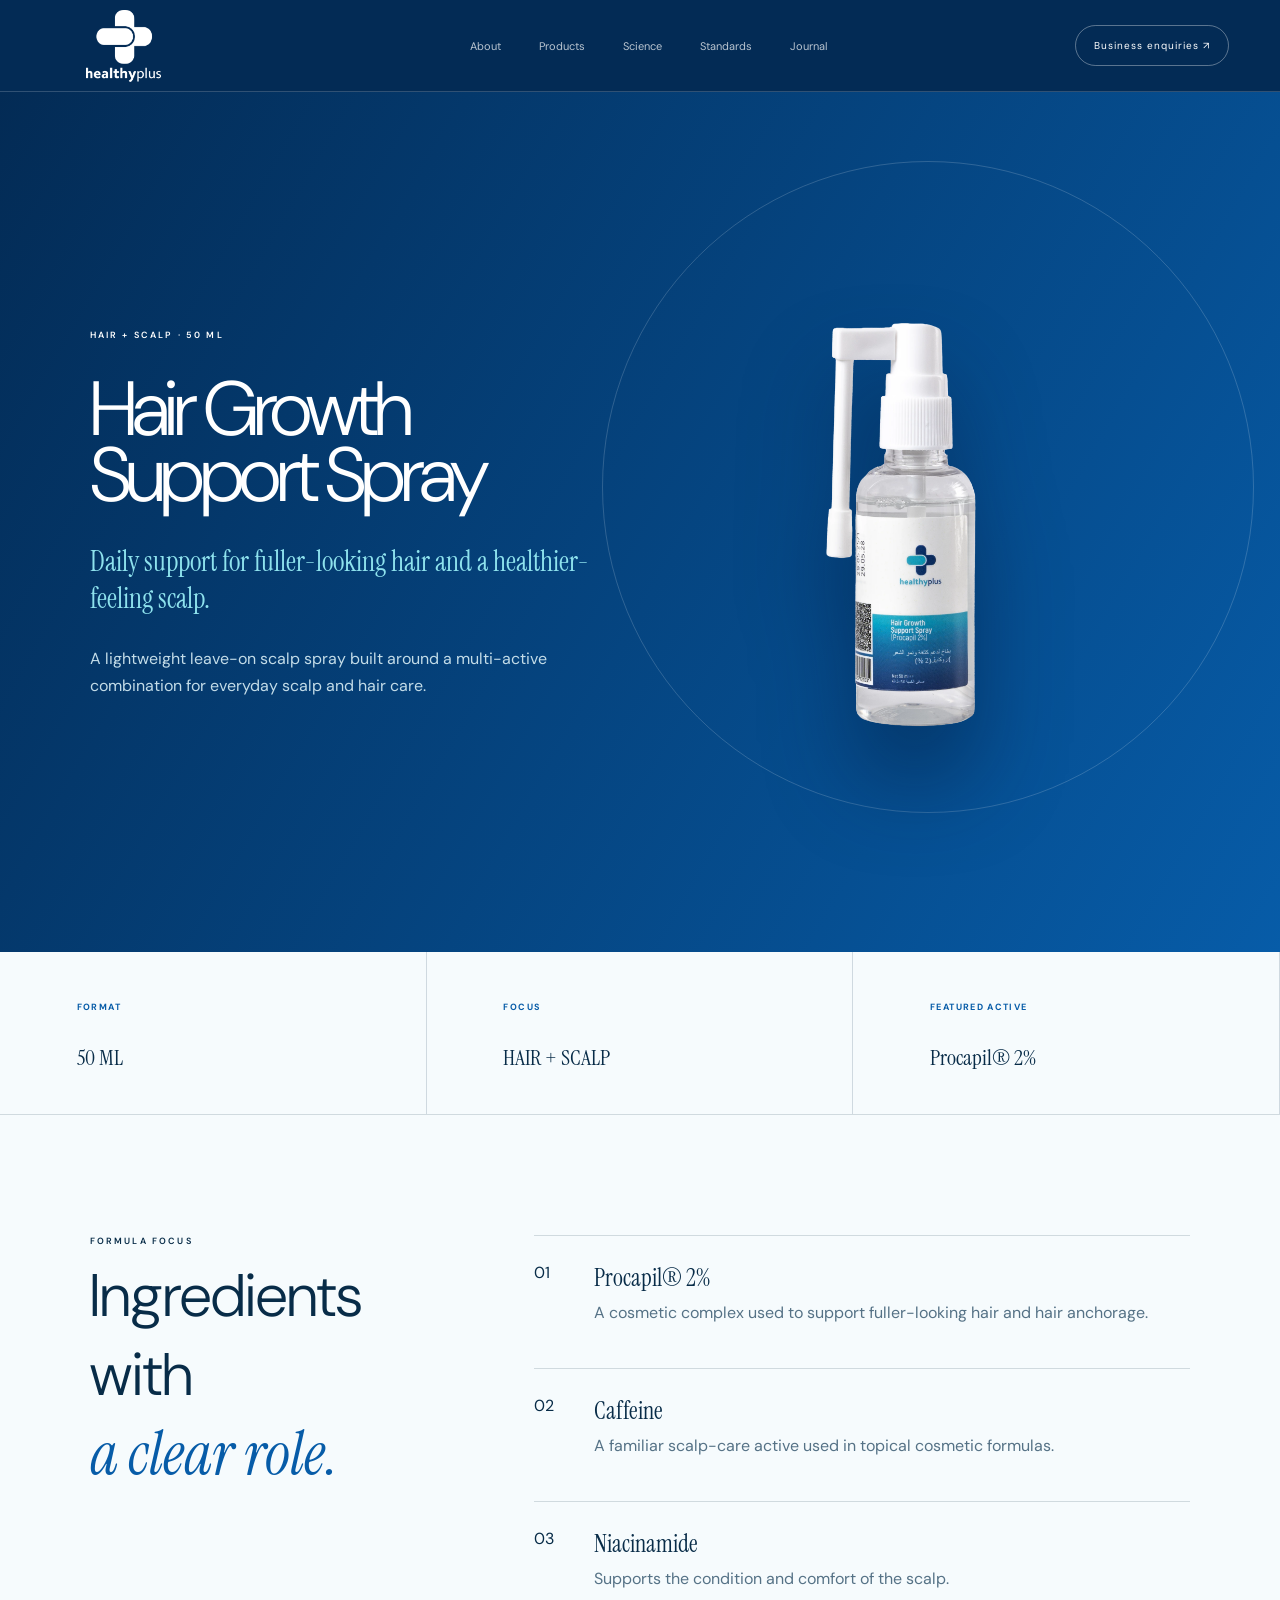
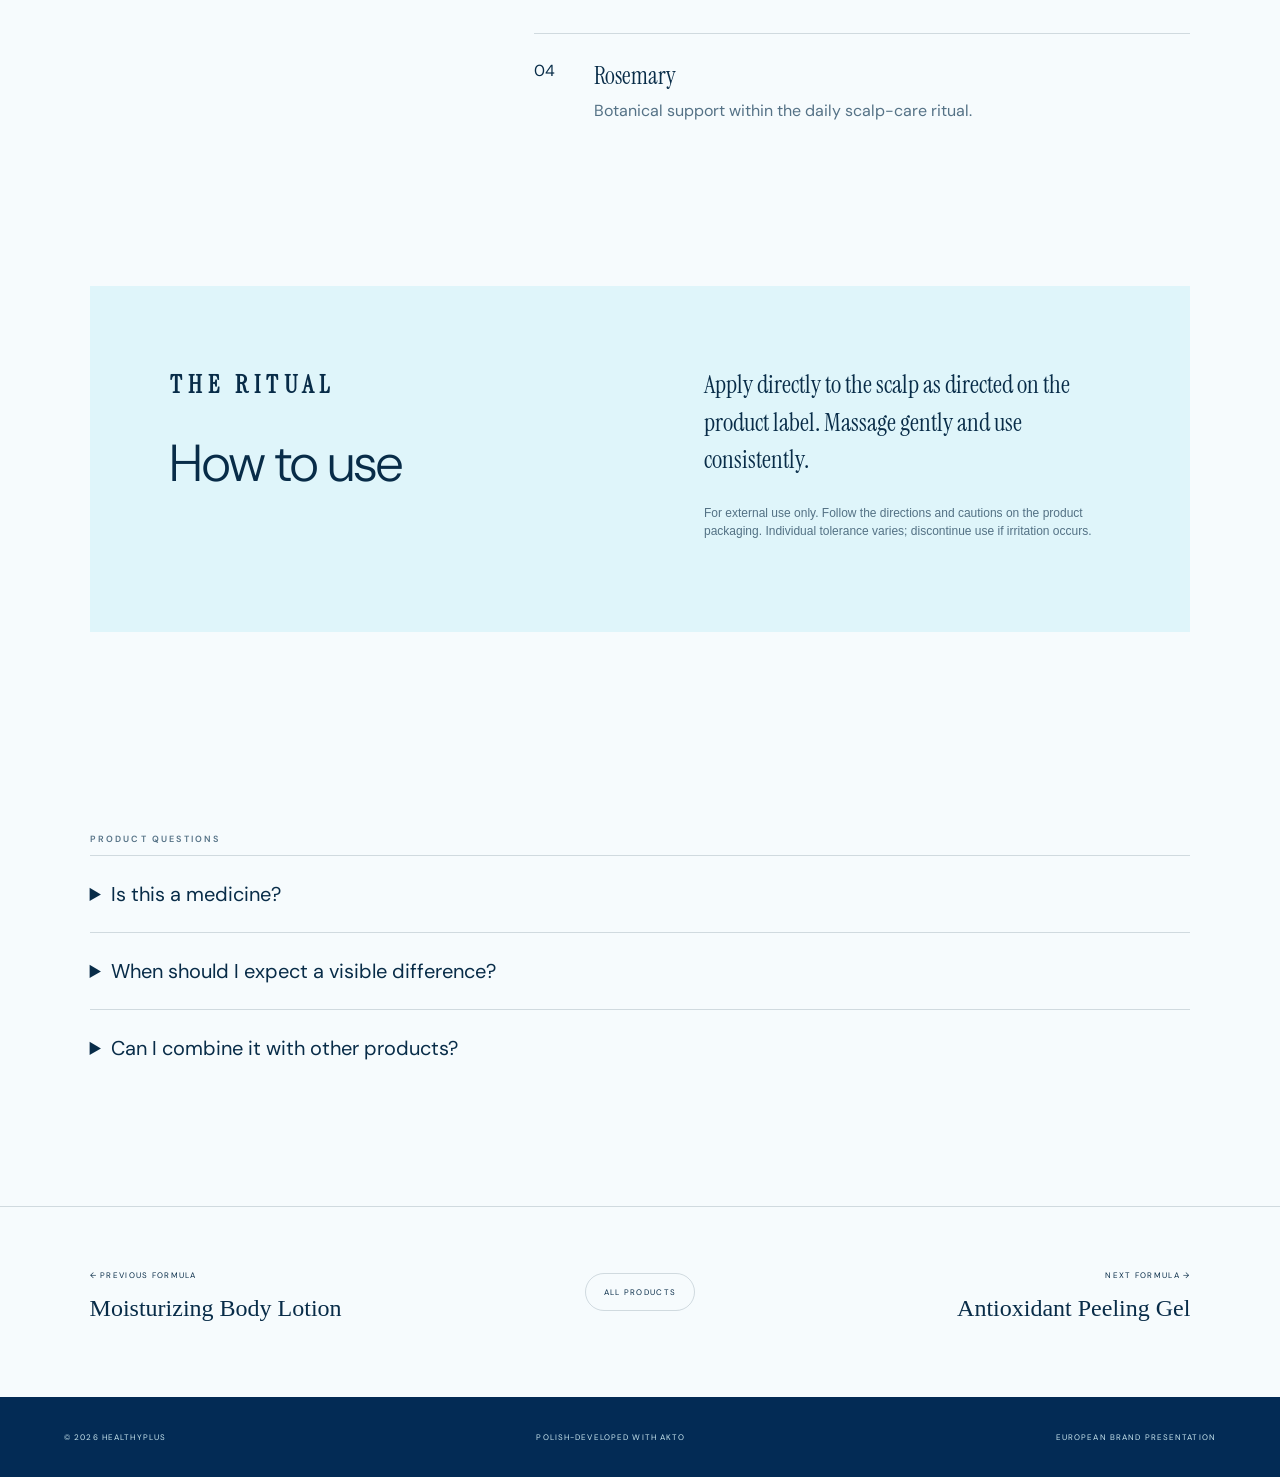
<file: product.html>
<!doctype html><html lang="en"><head><meta charset="utf-8"><meta name="viewport" content="width=device-width,initial-scale=1"><title>HealthyPlus Product</title><link rel="stylesheet" href="inner.css"></head><body class="inner"><header><a class="logo" href="index.html"><img src="healthyplus-logo.webp" alt="HealthyPlus"></a><nav><a href="about.html">About</a><a href="index.html#collection">Products</a><a href="science.html">Science</a><a href="quality.html">Standards</a><a href="journal.html">Journal</a></nav><a class="enquire" href="contact.html">Business enquiries ↗</a></header><main id="product"></main><footer><span>© 2026 HEALTHYPLUS</span><span>POLISH-DEVELOPED WITH AKTO</span><span>EUROPEAN BRAND PRESENTATION</span></footer><script>
const data={hair:{name:'Hair Growth Support Spray',meta:'HAIR + SCALP · 50 ML',claim:'Daily support for fuller-looking hair and a healthier-feeling scalp.',desc:'A lightweight leave-on scalp spray built around a multi-active combination for everyday scalp and hair care.',img:'hair-growth-support-spray.webp',act:'Procapil® 2%',ingredients:[['Procapil® 2%','A cosmetic complex used to support fuller-looking hair and hair anchorage.'],['Caffeine','A familiar scalp-care active used in topical cosmetic formulas.'],['Niacinamide','Supports the condition and comfort of the scalp.'],['Rosemary','Botanical support within the daily scalp-care ritual.']],use:'Apply directly to the scalp as directed on the product label. Massage gently and use consistently.'},peel:{name:'Antioxidant Peeling Gel',meta:'FACE · WEEKLY · 50 ML',claim:'A measured exfoliating ritual for smoother, more radiant-looking skin.',desc:'A rinse-off exfoliating gel designed to refine the look of texture while maintaining a considered routine.',img:'antioxidant-peeling-gel.webp',act:'Glycolic Acid 1%',ingredients:[['Glycolic Acid 1%','An alpha-hydroxy acid that supports surface exfoliation.'],['AHA support blend','Complementary acids help refine the appearance of skin texture.'],['Allantoin','A supporting ingredient associated with skin comfort.']],use:'Use in the evening according to the label. Avoid over-exfoliation and use daytime sun protection.'},collagen:{name:'Collagen + Hyaluronic Serum',meta:'FACE · HYDRATION · 30 ML',claim:'Layered hydration for a soft, supple and plumper-looking finish.',desc:'A cushioning facial serum combining humectants, emollients and conditioning ingredients for everyday comfort.',img:'collagen-hyaluronic-serum.webp',act:'Hyaluronic Acid 0.2%',ingredients:[['Hyaluronic Acid 0.2%','Helps attract moisture for a hydrated, plumper-looking finish.'],['Hydrolyzed Collagen','A film-forming cosmetic ingredient supporting a smooth feel.'],['Squalane','Lightweight emollient support.'],['Panthenol','Supports skin comfort and moisture.']],use:'Apply a few drops to clean skin before cream, morning or evening.'},cream:{name:'Clarifying Multi-Active Face Cream',meta:'FACE · BALANCE · 30 ML',claim:'Daily multi-active care for a clearer, balanced-looking complexion.',desc:'A cosmetic face cream pairing clarifying actives with botanical oils and conditioning support.',img:'clarifying-face-cream.webp',act:'Niacinamide + Salicylic Acid',ingredients:[['Niacinamide','Supports a balanced and refined-looking complexion.'],['Salicylic Acid','Supports the appearance of clearer pores and smoother texture.'],['Botanical Oils','Provide emollient support within the formula.']],use:'Apply a small amount to clean skin. Introduce gradually if your routine already includes exfoliating actives.'},vitc:{name:'Vitamin C + Hyaluronic Serum',meta:'FACE · RADIANCE · 30 ML',claim:'Antioxidant radiance support paired with everyday hydration.',desc:'A lightweight radiance serum featuring a stable vitamin C derivative alongside hydrating support.',img:'vitamin-c-hyaluronic-serum.webp',act:'3-Glyceryl Ascorbate 1%',ingredients:[['3-Glyceryl Ascorbate 1%','A stable vitamin C derivative used for antioxidant and radiance support.'],['Hyaluronic Acid','Supports hydration and a fresh-looking finish.']],use:'Apply to clean skin in the morning or evening. Follow with sunscreen during the day.'},lotion:{name:'Moisturizing Body Lotion',meta:'BODY · DAILY · 500 ML',claim:'Generous daily moisture for soft, comfortable-feeling skin.',desc:'A practical 500 ml body lotion combining multiple emollient oils with conditioning support.',img:'moisturizing-body-lotion.webp',act:'Multi-Oil Comfort Blend',ingredients:[['Olive Oil','Emollient support for softness.'],['Coconut Oil','Supports a conditioned skin feel.'],['Grape-seed Oil','Lightweight botanical emollient.'],['Panthenol + Vitamin E','Comforting and antioxidant support within the formula.']],use:'Massage into clean, dry skin daily or whenever additional moisture is needed.'}};
const key=new URLSearchParams(location.search).get('id')||'hair',p=data[key]||data.hair;document.title=`${p.name} — HealthyPlus`;document.querySelector('#product').innerHTML=`<section class="product-detail"><div class="pd-copy"><p class="kicker">${p.meta}</p><h1>${p.name}</h1><p class="claim">${p.claim}</p><p class="desc">${p.desc}</p></div><div class="pd-visual"><img src="${p.img}" alt="${p.name}"></div></section><section class="facts"><div><b>FORMAT</b><p>${p.meta.split('·').pop()}</p></div><div><b>FOCUS</b><p>${p.meta.split('·')[0]}</p></div><div><b>FEATURED ACTIVE</b><p>${p.act}</p></div></section><section class="ingredient-table"><div><p class="kicker">FORMULA FOCUS</p><h2>Ingredients with<br><em>a clear role.</em></h2></div><div>${p.ingredients.map((x,i)=>`<article><span>0${i+1}</span><div><h3>${x[0]}</h3><p>${x[1]}</p></div></article>`).join('')}</div></section><section class="ritual-box"><div><p class="kicker">THE RITUAL</p><h2>How to use</h2></div><div><p>${p.use}</p><p class="notice">For external use only. Follow the directions and cautions on the product packaging. Individual tolerance varies; discontinue use if irritation occurs.</p></div></section><section class="faq"><p class="kicker">PRODUCT QUESTIONS</p><details><summary>Is this a medicine?</summary><p>No. HealthyPlus products are cosmetic care products and are not presented as medical treatments.</p></details><details><summary>When should I expect a visible difference?</summary><p>Cosmetic experience varies by product, routine and individual factors. Consistent use according to the label is recommended.</p></details><details><summary>Can I combine it with other products?</summary><p>Build routines gradually. When using exfoliating or active products, avoid unnecessary overlap and seek professional guidance if unsure.</p></details></section>`;
document.head.insertAdjacentHTML('beforeend',`<meta name="description" content="${p.claim}"><meta property="og:title" content="${p.name} — HealthyPlus"><meta property="og:description" content="${p.claim}"><meta property="og:type" content="product"><meta property="og:image" content="${p.img}">`);const order=['hair','peel','collagen','cream','vitc','lotion'],position=order.indexOf(key),previous=order[(position+order.length-1)%order.length],next=order[(position+1)%order.length];document.querySelector('#product').insertAdjacentHTML('beforeend',`<nav class="product-pagination" aria-label="Product navigation"><a href="product.html?id=${previous}"><span>← PREVIOUS FORMULA</span><strong>${data[previous].name}</strong></a><a href="index.html#collection" class="all-products">ALL PRODUCTS</a><a href="product.html?id=${next}"><span>NEXT FORMULA →</span><strong>${data[next].name}</strong></a></nav>`);
</script><script src="site.js?v=2"></script></body></html>
</file>
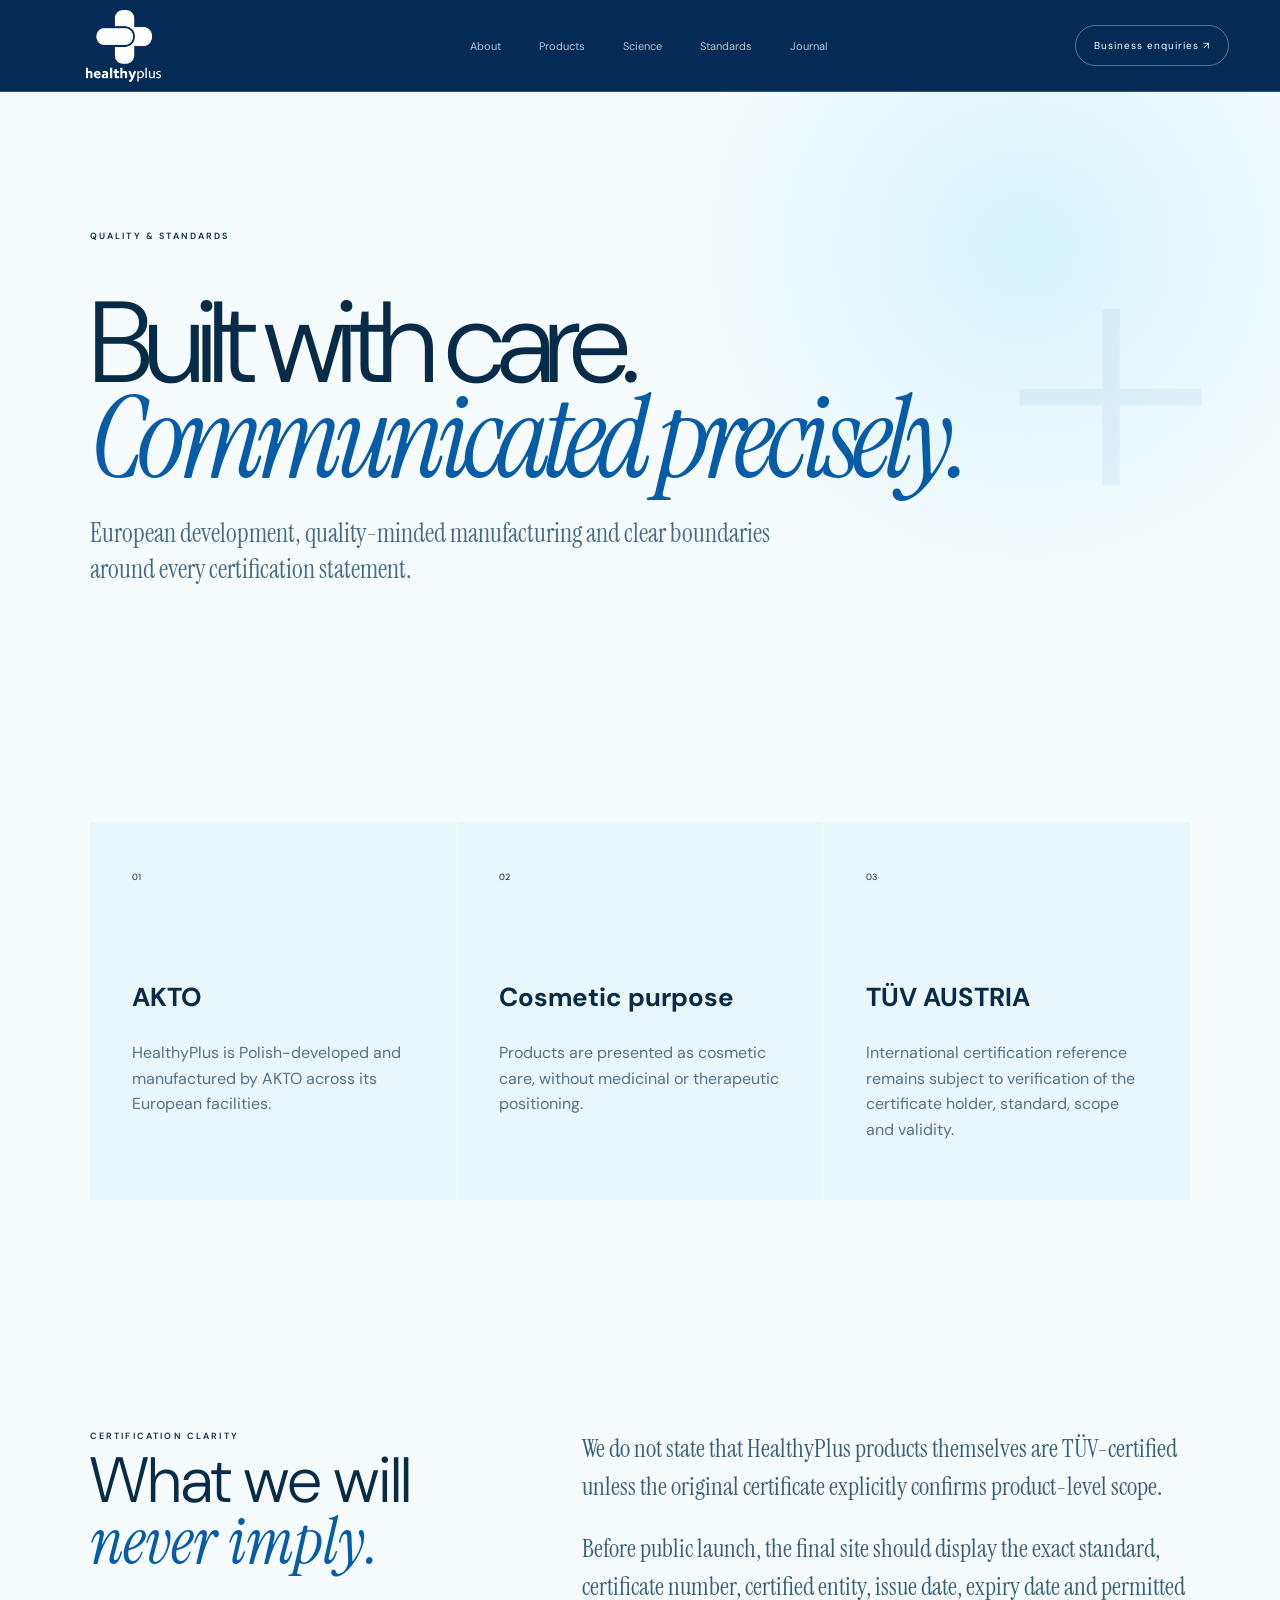
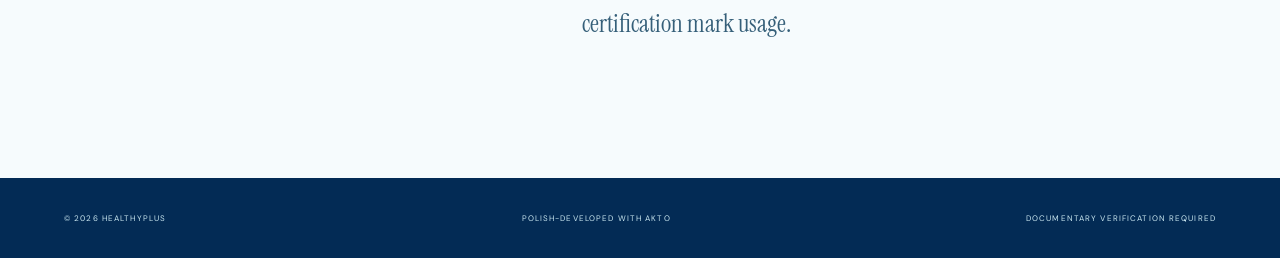
<file: quality.html>
<!doctype html><html lang="en"><head><meta charset="utf-8"><meta name="viewport" content="width=device-width,initial-scale=1"><title>Quality & Standards — HealthyPlus</title><link rel="stylesheet" href="inner.css"></head><body class="inner"><header><a class="logo" href="index.html"><img src="healthyplus-logo.webp" alt="HealthyPlus"></a><nav><a href="about.html">About</a><a href="index.html#collection">Products</a><a href="science.html">Science</a><a href="quality.html">Standards</a><a href="journal.html">Journal</a></nav><a class="enquire" href="contact.html">Business enquiries ↗</a></header><main><section class="page-hero"><p class="kicker">QUALITY & STANDARDS</p><h1>Built with care.<br><em>Communicated precisely.</em></h1><p>European development, quality-minded manufacturing and clear boundaries around every certification statement.</p></section><section class="value-grid" style="padding-top:110px"><article><span>01</span><h3>AKTO</h3><p>HealthyPlus is Polish-developed and manufactured by AKTO across its European facilities.</p></article><article><span>02</span><h3>Cosmetic purpose</h3><p>Products are presented as cosmetic care, without medicinal or therapeutic positioning.</p></article><article><span>03</span><h3>TÜV AUSTRIA</h3><p>International certification reference remains subject to verification of the certificate holder, standard, scope and validity.</p></article></section><section class="content-grid"><div><p class="kicker">CERTIFICATION CLARITY</p><h2>What we will<br><em>never imply.</em></h2></div><div class="prose"><p>We do not state that HealthyPlus products themselves are TÜV-certified unless the original certificate explicitly confirms product-level scope.</p><p>Before public launch, the final site should display the exact standard, certificate number, certified entity, issue date, expiry date and permitted certification mark usage.</p></div></section></main><footer><span>© 2026 HEALTHYPLUS</span><span>POLISH-DEVELOPED WITH AKTO</span><span>DOCUMENTARY VERIFICATION REQUIRED</span></footer></body></html>
</file>
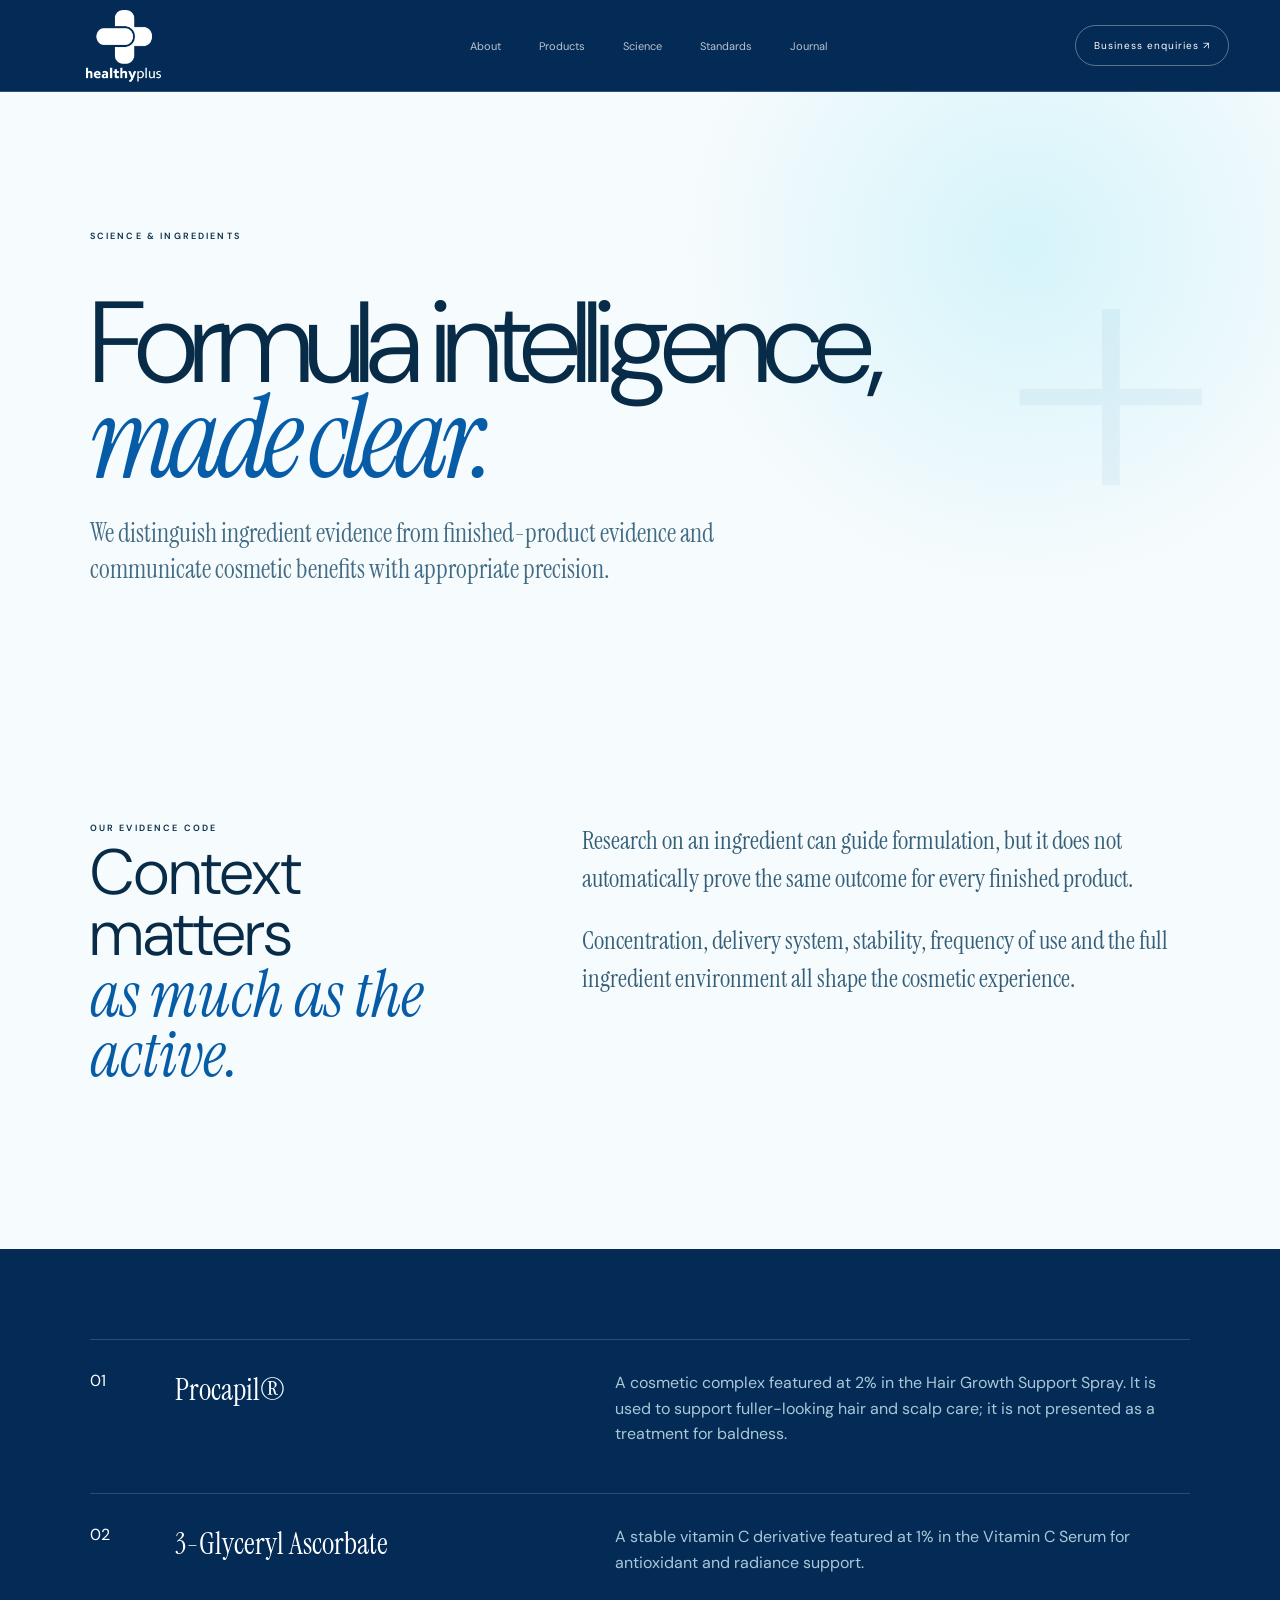
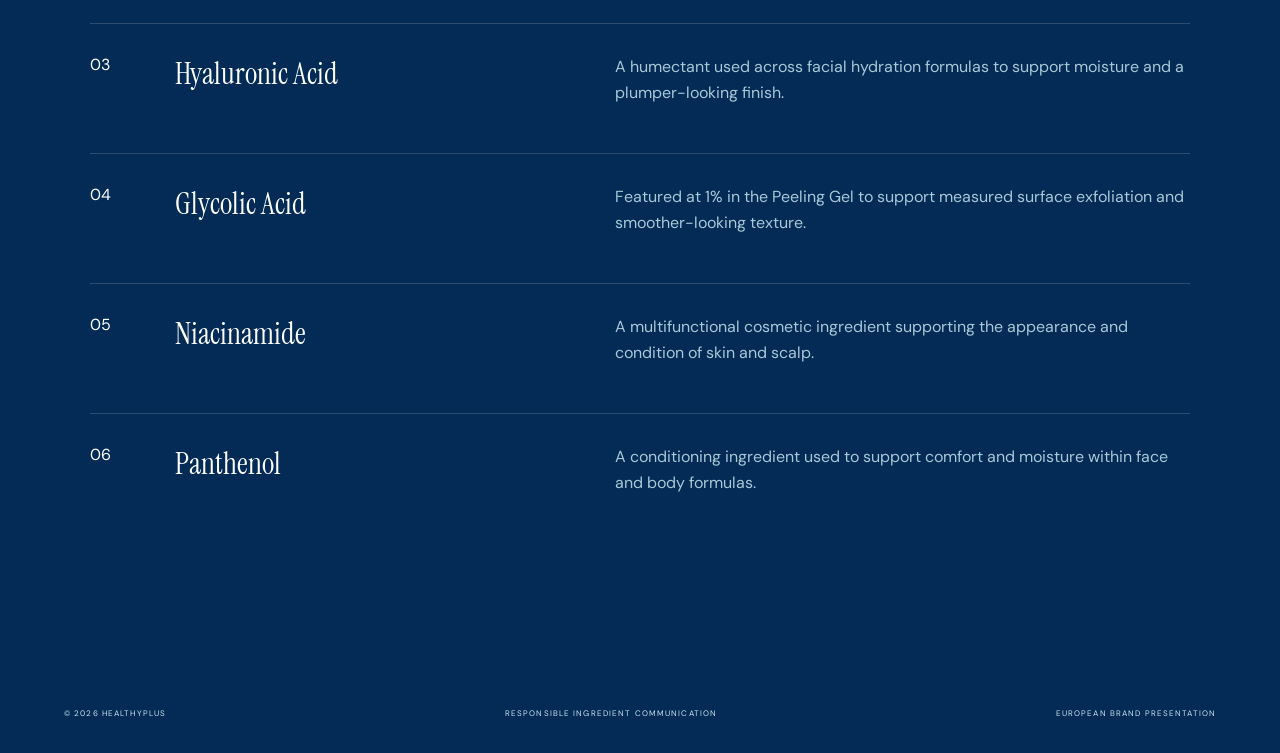
<file: science.html>
<!doctype html><html lang="en"><head><meta charset="utf-8"><meta name="viewport" content="width=device-width,initial-scale=1"><title>Science & Ingredients — HealthyPlus</title><link rel="stylesheet" href="inner.css"></head><body class="inner"><header><a class="logo" href="index.html"><img src="healthyplus-logo.webp" alt="HealthyPlus"></a><nav><a href="about.html">About</a><a href="index.html#collection">Products</a><a href="science.html">Science</a><a href="quality.html">Standards</a><a href="journal.html">Journal</a></nav><a class="enquire" href="contact.html">Business enquiries ↗</a></header><main><section class="page-hero"><p class="kicker">SCIENCE & INGREDIENTS</p><h1>Formula intelligence,<br><em>made clear.</em></h1><p>We distinguish ingredient evidence from finished-product evidence and communicate cosmetic benefits with appropriate precision.</p></section><section class="content-grid"><div><p class="kicker">OUR EVIDENCE CODE</p><h2>Context matters<br><em>as much as the active.</em></h2></div><div class="prose"><p>Research on an ingredient can guide formulation, but it does not automatically prove the same outcome for every finished product.</p><p>Concentration, delivery system, stability, frequency of use and the full ingredient environment all shape the cosmetic experience.</p></div></section><section class="library"><article><span>01</span><h3>Procapil®</h3><p>A cosmetic complex featured at 2% in the Hair Growth Support Spray. It is used to support fuller-looking hair and scalp care; it is not presented as a treatment for baldness.</p></article><article><span>02</span><h3>3-Glyceryl Ascorbate</h3><p>A stable vitamin C derivative featured at 1% in the Vitamin C Serum for antioxidant and radiance support.</p></article><article><span>03</span><h3>Hyaluronic Acid</h3><p>A humectant used across facial hydration formulas to support moisture and a plumper-looking finish.</p></article><article><span>04</span><h3>Glycolic Acid</h3><p>Featured at 1% in the Peeling Gel to support measured surface exfoliation and smoother-looking texture.</p></article><article><span>05</span><h3>Niacinamide</h3><p>A multifunctional cosmetic ingredient supporting the appearance and condition of skin and scalp.</p></article><article><span>06</span><h3>Panthenol</h3><p>A conditioning ingredient used to support comfort and moisture within face and body formulas.</p></article></section></main><footer><span>© 2026 HEALTHYPLUS</span><span>RESPONSIBLE INGREDIENT COMMUNICATION</span><span>EUROPEAN BRAND PRESENTATION</span></footer></body></html>
</file>
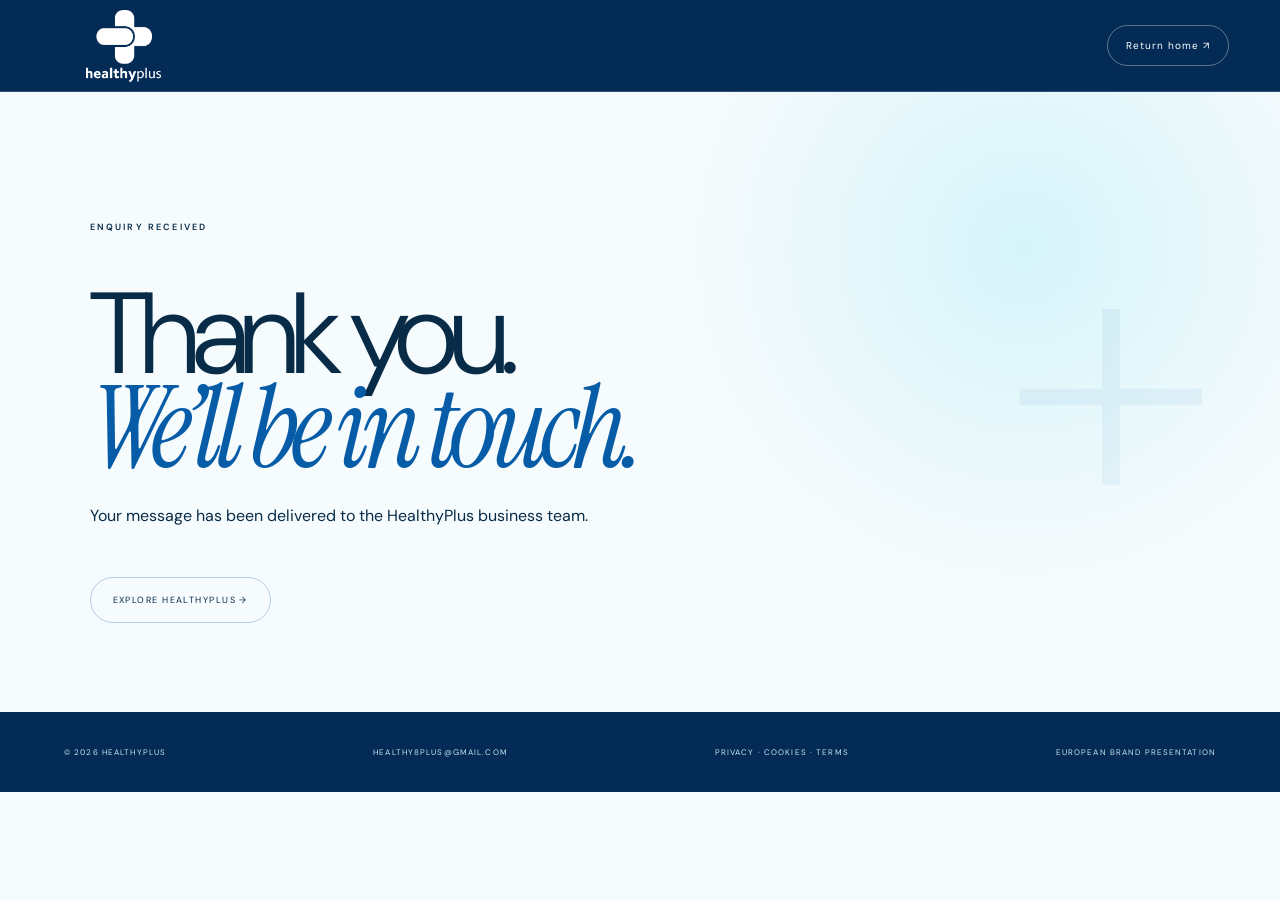
<file: thanks.html>
<!doctype html>
<html lang="en">
<head>
  <meta charset="utf-8">
  <meta name="viewport" content="width=device-width,initial-scale=1">
  <title>Thank You — HealthyPlus</title>
  <link rel="stylesheet" href="premium.css?v=11">
  <link rel="stylesheet" href="inner.css?v=2">
</head>
<body class="inner">
  <header>
    <a class="logo" href="index.html"><img src="healthyplus-logo.webp" alt="HealthyPlus"></a>
    <a class="enquire" href="index.html">Return home ↗</a>
  </header>
  <main>
    <section class="page-hero success-page">
      <p class="kicker">ENQUIRY RECEIVED</p>
      <h1>Thank you.<br><em>We’ll be in touch.</em></h1>
      <p>Your message has been delivered to the HealthyPlus business team.</p>
      <a class="success-link" href="index.html">EXPLORE HEALTHYPLUS →</a>
    </section>
  </main>
  <footer><span>© 2026 HEALTHYPLUS</span><a href="mailto:healthy8plus@gmail.com">HEALTHY8PLUS@GMAIL.COM</a><a href="legal.html">PRIVACY · COOKIES · TERMS</a><span>EUROPEAN BRAND PRESENTATION</span></footer>
</body>
</html>
</file>
<file: premium.css>
@import url('https://fonts.googleapis.com/css2?family=DM+Sans:wght@300;400;500;600&family=Instrument+Serif:ital@0;1&display=swap');
:root{--blue:#075ca8;--navy:#032b55;--cyan:#58cae3;--ice:#eef9fc;--ink:#082c48;--line:rgba(8,44,72,.16);--serif:'Instrument Serif',Georgia,serif}*{box-sizing:border-box}html{scroll-behavior:smooth}body{margin:0;color:var(--ink);font-family:'DM Sans',Arial,sans-serif;background:#fff;overflow-x:hidden}a{color:inherit;text-decoration:none}.grain{position:fixed;inset:0;pointer-events:none;z-index:99;opacity:.045;background-image:url("data:image/svg+xml,%3Csvg viewBox='0 0 180 180' xmlns='http://www.w3.org/2000/svg'%3E%3Cfilter id='n'%3E%3CfeTurbulence type='fractalNoise' baseFrequency='.85' numOctaves='3' stitchTiles='stitch'/%3E%3C/filter%3E%3Crect width='100%25' height='100%25' filter='url(%23n)' opacity='.45'/%3E%3C/svg%3E")}.cursor{position:fixed;z-index:100;width:11px;height:11px;border-radius:50%;background:var(--cyan);pointer-events:none;margin:-5px 0 0 -5px;mix-blend-mode:difference}.loader{position:fixed;inset:0;background:#032b55;z-index:999;display:grid;place-content:center;text-align:center;color:white;transition:transform 1s cubic-bezier(.75,0,.2,1)}.loader.done{transform:translateY(-105%)}.loader img{width:120px;height:120px;object-fit:contain;filter:brightness(0) invert(1);margin:auto}.loader span{font-size:8px;letter-spacing:.28em;margin:20px}.loader i{height:1px;background:#58cae3;animation:loading 1.2s both}@keyframes loading{from{width:0}to{width:100%}}
header{height:92px;position:absolute;top:0;left:0;right:0;display:flex;align-items:center;justify-content:space-between;padding:0 4vw;color:white;border-bottom:1px solid rgba(255,255,255,.18);z-index:20}.logo{width:128px;height:74px;display:grid;place-items:center}.logo img{width:90px;height:68px;object-fit:contain;filter:brightness(0) invert(1)}header nav{display:flex;gap:38px;font-size:11px}header nav a{opacity:.72}header nav a:hover{opacity:1}.enquire{font-size:10px;letter-spacing:.1em;border:1px solid rgba(255,255,255,.35);border-radius:50px;padding:13px 18px}.enquire b{margin-left:15px}.menu{display:none}
.hero{height:100vh;min-height:780px;background:radial-gradient(circle at 73% 40%,#1583c5 0,#075ca8 28%,#032b55 70%);color:white;display:grid;grid-template-columns:.9fr 1.1fr;align-items:center;padding:110px 5vw 40px;position:relative;overflow:hidden}.hero:after{content:"";position:absolute;inset:0;background:linear-gradient(110deg,rgba(1,26,50,.45),transparent 60%)}.hero-copy{z-index:4;position:relative}.micro,.kicker{font-size:9px;font-weight:600;letter-spacing:.24em}.micro{display:flex;align-items:center;gap:14px}.micro i{width:45px;height:1px;background:var(--cyan)}h1,h2,h3,p{margin-top:0}.hero h1{font-weight:300;font-size:clamp(72px,7.7vw,132px);line-height:.78;letter-spacing:-.065em;margin:54px 0 42px}.hero h1 span,.hero h1 em{display:block}.hero h1 em{font-family:var(--serif);font-weight:400;color:#7cdeec}.hero-copy>p{max-width:430px;color:rgba(255,255,255,.7);line-height:1.6;font-size:17px}.round-link{position:absolute;left:72%;bottom:-55px;width:130px;height:130px;border-radius:50%;border:1px solid rgba(255,255,255,.28);display:flex;align-items:center;justify-content:center;text-transform:uppercase;font-size:9px;letter-spacing:.13em}.round-link b{position:absolute;bottom:20px}.hero-products{height:720px;position:relative;z-index:3}.hero-products img{position:absolute;object-fit:contain;filter:drop-shadow(0 55px 42px rgba(0,18,46,.4));transition:transform .2s linear}.hero-hair{height:620px;right:8%;top:6%;z-index:3}.hero-vitc{height:430px;left:13%;top:23%;z-index:2;transform:rotate(-8deg)}.hero-lotion{height:510px;left:-5%;top:17%;z-index:1;transform:rotate(5deg)}.glass-disc{width:550px;height:550px;border:1px solid rgba(255,255,255,.22);border-radius:50%;position:absolute;right:6%;top:10%;box-shadow:inset 0 0 90px rgba(88,202,227,.12)}.hero-orbit{position:absolute;border:1px solid rgba(255,255,255,.1);border-radius:50%;animation:orbit 18s linear infinite}.o1{width:800px;height:800px;right:-220px;top:-200px}.o2{width:320px;height:320px;left:46%;bottom:-200px}@keyframes orbit{to{transform:rotate(360deg)}}.scroll{position:absolute;bottom:30px;left:5vw;z-index:5;font-size:8px;letter-spacing:.2em;display:flex;gap:18px;align-items:center;opacity:.55}.scroll span{width:80px;height:1px;background:white}
.statement{padding:160px 7vw 70px;position:relative;min-height:850px}.statement-mark{position:absolute;right:5vw;top:50px;font-size:250px;font-weight:200;color:#dff6fa;line-height:1}.statement h2{font-size:clamp(58px,7vw,112px);font-weight:300;line-height:.94;letter-spacing:-.055em;max-width:1100px;margin:48px 0}.statement h2 em,.collection h2 em,.lab-copy h2 em,.ingredients h2 em,.standards h2 em,.journal h2 em,.contact h2 em{font-family:var(--serif);font-weight:400;color:var(--blue)}.statement-body{font-family:var(--serif);font-size:clamp(24px,2.6vw,42px);line-height:1.3;max-width:950px;margin-left:auto;color:#315d79}.statement-row{display:grid;grid-template-columns:repeat(4,1fr);margin-top:100px;border-top:1px solid var(--line)}.statement-row span{padding:25px 0;font-size:9px;letter-spacing:.12em;border-right:1px solid var(--line)}
.collection{background:#eaf8fb}.collection-head{padding:120px 6vw 90px;display:grid;grid-template-columns:.6fr 2fr .6fr;align-items:end}.collection-head>p,.collection-head>span{font-size:9px;letter-spacing:.2em}.collection-head h2{font-size:clamp(58px,6vw,100px);font-weight:300;line-height:.94;letter-spacing:-.055em;margin:0}.collection-head>span{text-align:right}.product-scene{min-height:850px;display:grid;grid-template-columns:.8fr 1.2fr;position:relative;background:var(--tone);color:var(--ink);border-top:1px solid rgba(7,92,168,.14);overflow:hidden}.scene-number{position:absolute;left:3vw;top:40px;font-family:var(--serif);font-size:20px}.scene-copy{padding:150px 6vw;display:flex;flex-direction:column;justify-content:center;z-index:2}.scene-copy>p{font-size:9px;letter-spacing:.2em}.scene-copy h3{font-size:clamp(45px,5.3vw,88px);line-height:.92;letter-spacing:-.05em;font-weight:300;margin:30px 0}.scene-copy strong{font-family:var(--serif);font-size:26px;line-height:1.25;max-width:560px;font-weight:400}.scene-copy span{font-size:12px;color:#4b7189;margin:30px 0 55px}.scene-copy a{font-size:9px;letter-spacing:.16em;border-bottom:1px solid;width:max-content;padding-bottom:7px}.scene-visual{position:relative;display:grid;place-items:center;min-height:700px}.scene-visual img{height:650px;max-width:80%;object-fit:contain;z-index:3;filter:drop-shadow(0 50px 40px rgba(3,43,85,.23));transition:.5s}.product-scene:hover .scene-visual img{transform:translateY(-18px) rotate(2deg)}.scene-ring{position:absolute;width:580px;height:580px;border:1px solid rgba(7,92,168,.18);border-radius:50%;box-shadow:inset 0 0 70px rgba(88,202,227,.18)}.scene-visual i{font-family:var(--serif);font-size:420px;color:rgba(7,92,168,.045);position:absolute;font-style:normal}
.formula-lab{min-height:900px;background:#032b55;color:white;padding:130px 7vw;display:grid;grid-template-columns:.8fr 1.2fr;align-items:center}.lab-copy h2{font-size:clamp(65px,7vw,115px);line-height:.8;font-weight:300;letter-spacing:-.06em;margin:45px 0}.lab-copy h2 em{color:#69d5e8}.lab-copy>p:not(.kicker){color:#a9c5d7;line-height:1.7;max-width:500px}.lab-copy a{display:inline-block;margin-top:35px;font-size:10px;letter-spacing:.15em}.molecule-stage{height:650px;position:relative;display:grid;place-items:center}.core{width:210px;height:210px;border-radius:50%;display:grid;place-items:center;text-align:center;border:1px solid #58cae3;box-shadow:0 0 80px rgba(88,202,227,.18);font-size:11px;letter-spacing:.15em}.molecule{position:absolute;width:145px;height:145px;border-radius:50%;background:rgba(255,255,255,.05);backdrop-filter:blur(8px);border:1px solid rgba(255,255,255,.25);display:grid;place-content:center;text-align:center;animation:float 5s ease-in-out infinite}.molecule b{font-family:var(--serif);font-size:40px;color:#70d9ea}.molecule span{font-size:8px;letter-spacing:.14em}.m1{top:8%;left:18%}.m2{right:10%;top:31%;animation-delay:-2s}.m3{bottom:8%;left:30%;animation-delay:-4s}@keyframes float{50%{transform:translateY(-18px)}}
.ingredients{padding:150px 7vw;display:grid;grid-template-columns:.75fr 1.25fr;gap:10vw}.ingredients h2{font-size:clamp(52px,5vw,82px);font-weight:300;line-height:.95;margin-top:45px}.ingredient-list article{display:grid;grid-template-columns:45px 1.1fr 1.5fr .6fr;gap:20px;align-items:center;padding:28px 0;border-top:1px solid var(--line);opacity:.55;transition:.3s}.ingredient-list article:hover{opacity:1;transform:translateX(8px)}.ingredient-list span,.ingredient-list b{font-size:8px;letter-spacing:.13em}.ingredient-list h3{font-family:var(--serif);font-size:25px;font-weight:400;margin:0}.ingredient-list p{margin:0;font-size:12px;color:#5b7587}
.standards{display:grid;grid-template-columns:1fr 1fr;min-height:900px;background:#e7f7fa}.standards-photo{position:relative;background:linear-gradient(145deg,#65cfe3,#075ca8);display:grid;place-items:center;overflow:hidden}.standards-photo img{height:680px;filter:drop-shadow(0 55px 40px rgba(3,43,85,.35));z-index:2}.standards-photo:before{content:"";position:absolute;width:600px;height:600px;border:1px solid rgba(255,255,255,.32);border-radius:50%}.stamp{position:absolute;left:40px;bottom:40px;border:1px solid rgba(255,255,255,.5);width:150px;height:150px;border-radius:50%;display:grid;place-content:center;text-align:center;color:white;font-size:9px;letter-spacing:.15em;z-index:3}.stamp b{font-family:var(--serif);font-size:22px}.standards-copy{padding:110px 7vw}.standards-copy h2{font-size:clamp(52px,5vw,84px);font-weight:300;line-height:.96;margin:45px 0 75px}.standard{display:grid;grid-template-columns:45px 1fr;gap:20px;padding:26px 0;border-top:1px solid var(--line)}.standard>b{font-size:9px}.standard h3{font-size:20px;margin-bottom:10px}.standard p{color:#547187;font-size:13px;line-height:1.6}
.journal{padding:140px 7vw;background:white}.journal>div:first-child{display:flex;justify-content:space-between;align-items:end}.journal h2{font-size:clamp(58px,6vw,95px);font-weight:300;line-height:.95}.journal-grid{display:grid;grid-template-columns:repeat(3,1fr);gap:1px;background:var(--line);margin-top:80px}.journal-grid article{background:white;padding:40px;min-height:400px;display:flex;flex-direction:column}.journal-grid span,.journal-grid a{font-size:9px;letter-spacing:.13em}.journal-grid h3{font-family:var(--serif);font-size:32px;line-height:1.1;font-weight:400;margin-top:100px}.journal-grid a{margin-top:auto}
.contact{min-height:700px;background:radial-gradient(circle at 50% 30%,#e2f8fc,#fff 65%);display:flex;flex-direction:column;align-items:center;justify-content:center;text-align:center;padding:90px 20px}.contact img{width:150px;height:150px;object-fit:contain}.contact>p{font-size:8px;letter-spacing:.2em}.contact h2{font-size:clamp(60px,7vw,110px);font-weight:300;line-height:.9;margin:45px 0}.contact a{font-size:10px;letter-spacing:.16em;border-bottom:1px solid;padding-bottom:9px}footer{background:#032b55;color:#c9e6ef;display:flex;justify-content:space-between;padding:35px 5vw;font-size:8px;letter-spacing:.14em}
section{opacity:1;transform:none}.product-scene,.journal-grid article{opacity:0;transform:translateY(32px);transition:opacity .9s ease,transform .9s ease}.product-scene.in,.journal-grid article.in{opacity:1;transform:none}.hero{opacity:1;transform:none}
@media(max-width:900px){header nav,.enquire{display:none}.menu{display:block;background:transparent;color:white;border:0}.hero{grid-template-columns:1fr;padding-top:110px}.hero-copy{z-index:6}.hero h1{font-size:70px}.hero-products{position:absolute;inset:15% 0 0 40%;opacity:.7}.round-link{display:none}.statement-row{grid-template-columns:1fr 1fr}.collection-head{grid-template-columns:1fr}.collection-head>p{margin-bottom:30px}.collection-head>span{display:none}.product-scene{grid-template-columns:1fr;min-height:1050px}.scene-copy{padding:100px 7vw 20px}.scene-visual{min-height:590px}.scene-visual img{height:540px}.formula-lab,.ingredients,.standards{grid-template-columns:1fr}.formula-lab{padding-bottom:30px}.ingredients{gap:60px}.standards-photo{min-height:700px}.journal-grid{grid-template-columns:1fr}.journal-grid article{min-height:280px}.journal-grid h3{margin-top:55px}}
@media(max-width:600px){.cursor{display:none}header{height:76px;padding:0 20px}.logo{width:86px}.logo img{width:70px}.hero{min-height:760px;padding:95px 22px 40px}.hero h1{font-size:58px;margin:38px 0}.hero-products{inset:37% -20% 0 30%;height:480px}.hero-hair{height:390px}.hero-vitc{height:250px}.hero-lotion{height:310px}.glass-disc{width:360px;height:360px}.statement{padding:110px 22px 50px;min-height:760px}.statement-mark{font-size:160px}.statement h2{font-size:53px}.statement-body{font-size:24px}.statement-row{margin-top:60px}.collection-head{padding:90px 22px 60px}.collection-head h2{font-size:54px}.product-scene{min-height:900px}.scene-copy{padding:80px 22px 0}.scene-copy h3{font-size:48px}.scene-copy strong{font-size:22px}.scene-visual{min-height:480px}.scene-visual img{height:420px}.scene-ring{width:380px;height:380px}.scene-visual i{font-size:260px}.formula-lab{padding:100px 22px 20px}.lab-copy h2{font-size:66px}.molecule-stage{height:520px}.molecule{width:115px;height:115px}.ingredients{padding:100px 22px}.ingredient-list article{grid-template-columns:30px 1fr}.ingredient-list p,.ingredient-list b{grid-column:2}.standards-photo{min-height:580px}.standards-photo img{height:500px}.standards-copy{padding:90px 22px}.journal{padding:100px 22px}.journal h2{font-size:54px}.journal-grid{margin-top:50px}.contact{min-height:600px}.contact h2{font-size:55px}footer{display:grid;gap:12px;text-align:center;justify-content:center}}
@media(prefers-reduced-motion:reduce){*{animation:none!important;transition:none!important;scroll-behavior:auto!important}}

/* Official white HealthyPlus logo treatment */
.contact{background:radial-gradient(circle at 50% 20%,#0875b7,#032b55 68%);color:white}.contact img{width:170px;height:164px}.contact>p{color:#bfe8f2}.contact h2 em{color:#79deed}

/* Refined hero product studio */
.logo{width:170px;height:80px;justify-content:flex-start}.logo img{width:145px;height:72px;object-fit:contain;filter:none}.hero-products{height:700px;isolation:isolate}.hero-products:before{content:"";position:absolute;left:2%;right:0;bottom:5%;height:120px;border-radius:50%;background:radial-gradient(ellipse,rgba(255,255,255,.3),rgba(88,202,227,.12) 48%,transparent 72%);filter:blur(2px);transform:perspective(600px) rotateX(68deg);z-index:0}.hero-products:after{content:"THE COMPLETE CARE SYSTEM";position:absolute;right:2%;bottom:2%;font-size:8px;letter-spacing:.28em;color:rgba(255,255,255,.55)}.hero-products .hero-lotion{height:460px;left:0;top:23%;z-index:1;transform:rotate(-3deg)}.hero-products .hero-hair{height:590px;left:34%;right:auto;top:7%;z-index:3}.hero-products .hero-vitc{height:410px;left:auto;right:1%;top:27%;z-index:2;transform:rotate(4deg)}.hero-products .glass-disc{width:560px;height:560px;right:8%;top:9%;z-index:-1;background:radial-gradient(circle,rgba(88,202,227,.1),transparent 67%)}
@media(max-width:900px){.logo{width:135px}.logo img{width:120px}.hero-products .hero-lotion{height:330px;left:0;top:28%}.hero-products .hero-hair{height:430px;left:30%;top:12%}.hero-products .hero-vitc{height:300px;right:0;top:31%}}
@media(max-width:600px){.logo{width:112px}.logo img{width:100px;height:58px}.hero-products{inset:40% -8% 0 5%;opacity:.92}.hero-products .hero-lotion{height:255px;left:0;top:28%}.hero-products .hero-hair{height:340px;left:31%;top:10%}.hero-products .hero-vitc{height:235px;right:0;top:31%}.hero-products .glass-disc{width:350px;height:350px;right:8%;top:12%}}

/* Hero v3 — separated product gallery */
.hero .hero-products{height:660px;display:grid;grid-template-columns:.9fr 1.15fr .9fr;gap:16px;align-items:end;padding:45px 0 28px;position:relative}.hero .hero-products:before{left:-2%;right:-2%;bottom:0;height:75px;transform:perspective(700px) rotateX(72deg);background:radial-gradient(ellipse,rgba(255,255,255,.3),rgba(88,202,227,.09) 50%,transparent 72%)}.hero .hero-products:after{display:none}.hero-card{height:475px;position:relative;display:flex;flex-direction:column;align-items:center;justify-content:flex-end;padding:22px 12px 25px;border:1px solid rgba(255,255,255,.19);border-radius:180px 180px 28px 28px;background:linear-gradient(180deg,rgba(255,255,255,.09),rgba(255,255,255,.025));backdrop-filter:blur(10px);overflow:hidden;z-index:2;transition:transform .45s ease,background .45s ease}.hero-card.main{height:585px;background:linear-gradient(180deg,rgba(110,220,237,.18),rgba(255,255,255,.04));border-color:rgba(125,225,238,.38)}.hero-card:hover{transform:translateY(-10px);background:linear-gradient(180deg,rgba(255,255,255,.15),rgba(255,255,255,.045))}.hero-card>span{position:absolute;top:30px;font-size:7px;letter-spacing:.2em;color:#bde9f1}.hero-card>b{font-family:var(--serif);font-size:19px;font-weight:400;margin-top:9px}.hero-card>small{font-size:7px;letter-spacing:.18em;color:#9ed9e6;margin-top:5px}.hero .hero-products .hero-card img{position:static;display:block;max-width:100%;width:100%;object-fit:contain;filter:drop-shadow(0 28px 24px rgba(0,17,42,.33));transform:none!important;transition:transform .45s ease}.hero-card:hover img{transform:translateY(-7px) scale(1.025)!important}.hero .hero-products .hero-card .hero-lotion{height:335px}.hero .hero-products .hero-card .hero-hair{height:440px}.hero .hero-products .hero-card .hero-vitc{height:315px}
@media(max-width:900px){.hero .hero-products{position:absolute;inset:36% 3% 2% 42%;height:auto;grid-template-columns:.85fr 1.1fr .85fr;gap:8px;padding:0}.hero-card{height:340px;padding:15px 7px}.hero-card.main{height:410px}.hero .hero-products .hero-card .hero-lotion{height:225px}.hero .hero-products .hero-card .hero-hair{height:300px}.hero .hero-products .hero-card .hero-vitc{height:210px}.hero-card>span{top:18px}.hero-card>b{font-size:14px}}
@media(max-width:600px){.hero .hero-products{inset:48% 12px 4% 12px;grid-template-columns:.85fr 1.12fr .85fr;gap:6px;opacity:1}.hero-card{height:270px;border-radius:90px 90px 18px 18px;padding:10px 4px 15px}.hero-card.main{height:330px}.hero .hero-products .hero-card .hero-lotion{height:180px}.hero .hero-products .hero-card .hero-hair{height:245px}.hero .hero-products .hero-card .hero-vitc{height:165px}.hero-card>span{display:none}.hero-card>b{font-size:11px}.hero-card>small{font-size:6px}.hero-copy>p{max-width:300px}}

/* Mobile hero v4 — one hero product + two supporting products */
@media(max-width:600px){.hero{height:auto;min-height:1320px;display:block;padding:105px 22px 30px}.hero-copy{position:relative}.hero h1{font-size:58px;line-height:.78;margin:44px 0 32px}.hero-copy>p{max-width:345px;font-size:16px;line-height:1.55}.hero .hero-products{position:absolute;left:14px;right:14px;top:610px;bottom:auto;height:650px;display:grid;grid-template-columns:1fr 1fr;grid-template-rows:330px 292px;grid-template-areas:"main main" "lotion vitamin";gap:12px;padding:0}.hero-card.main{grid-area:main;height:330px;border-radius:165px 165px 26px 26px}.hero-card:nth-child(1){grid-area:lotion}.hero-card:nth-child(3){grid-area:vitamin}.hero-card.side{height:292px;border-radius:115px 115px 24px 24px}.hero .hero-products .hero-card .hero-hair{height:260px;max-width:none;width:auto}.hero .hero-products .hero-card .hero-lotion{height:205px;max-width:none;width:auto}.hero .hero-products .hero-card .hero-vitc{height:200px;max-width:none;width:auto}.hero-card>b{font-size:15px}.hero-card>small{font-size:7px}.hero-card>span{display:block;top:16px;font-size:6px}.hero-products:before{bottom:-12px!important}.scroll{display:none}}

@media(max-width:600px){.hero{min-height:1110px}.hero .hero-products{top:405px;height:650px}.hero-card.main{height:315px}.hero .hero-products{grid-template-rows:315px 285px}.hero-card.side{height:285px}}

/* Final interaction layer */
.back-to-top{position:fixed;right:24px;bottom:24px;width:62px;height:62px;border-radius:50%;border:1px solid rgba(255,255,255,.65);background:#075ca8;color:white;z-index:90;display:grid;place-content:center;gap:0;box-shadow:0 14px 35px rgba(3,43,85,.25);opacity:0;visibility:hidden;transform:translateY(18px);transition:.3s;cursor:pointer}.back-to-top.visible{opacity:1;visibility:visible;transform:none}.back-to-top:hover{background:#032b55;transform:translateY(-4px)}.back-to-top span{font-size:20px;line-height:1}.back-to-top small{font-size:6px;letter-spacing:.18em}.mobile-nav{position:fixed;inset:0;background:radial-gradient(circle at 85% 10%,#0875b7,#032b55 60%);color:white;z-index:110;padding:28px 25px 45px;display:flex;flex-direction:column;opacity:0;visibility:hidden;transform:translateY(-18px);transition:.45s cubic-bezier(.2,.8,.2,1)}.mobile-nav.open{opacity:1;visibility:visible;transform:none}.mobile-close{margin-left:auto;background:transparent;color:white;border:1px solid rgba(255,255,255,.35);border-radius:30px;padding:10px 16px}.mobile-nav nav{display:flex;flex-direction:column;margin:auto 0;gap:18px}.mobile-nav nav a{font-family:var(--serif);font-size:48px;line-height:1}.mobile-enquire{border-top:1px solid rgba(255,255,255,.25);padding-top:24px;font-size:11px;letter-spacing:.12em;display:flex;justify-content:space-between}.menu-open{overflow:hidden}
@media(min-width:901px){.mobile-nav{display:none}}@media(max-width:600px){.back-to-top{right:14px;bottom:14px;width:54px;height:54px}.mobile-nav nav a{font-size:42px}}

/* Direct contact */
.contact .contact-email{font-family:var(--serif);font-size:clamp(18px,2vw,27px);letter-spacing:.02em;text-transform:none;margin:-12px 0 34px;color:#8ee2ed;border-color:rgba(142,226,237,.45)}
footer{align-items:center;gap:24px;flex-wrap:wrap}
.contact-direct{font-family:var(--serif);font-size:22px;line-height:1.6;color:#557286;margin-top:34px}.contact-direct a{display:inline-block;color:#075ca8;border-bottom:1px solid rgba(7,92,168,.35);padding-bottom:2px}

/* Community video stories */
.stories{position:relative;overflow:hidden;background:#032b55;color:white;padding:130px 0 90px}.stories:before{content:'REAL ROUTINES · REAL VOICES · EVERYDAY CARE ·';position:absolute;top:20px;left:-2vw;white-space:nowrap;font-family:var(--serif);font-size:clamp(58px,8vw,130px);font-style:italic;color:rgba(121,222,237,.055);pointer-events:none}.stories-head{position:relative;z-index:1;display:grid;grid-template-columns:1.15fr .85fr;gap:8vw;align-items:end;padding:0 7vw 68px}.stories .kicker{color:#8ee2ed}.stories h2{font-size:clamp(58px,6.5vw,105px);font-weight:300;line-height:.9;letter-spacing:-.055em;margin-top:34px}.stories h2 em{font-family:var(--serif);font-weight:400;color:#79deed}.stories-intro>p{font-family:var(--serif);font-size:clamp(20px,2vw,29px);line-height:1.45;color:#bddbe7;max-width:520px}.story-controls{display:flex;align-items:center;gap:18px;margin-top:45px}.story-controls button{width:52px;height:52px;border:1px solid rgba(255,255,255,.25);border-radius:50%;background:transparent;color:white;font-size:19px;cursor:pointer;transition:.25s}.story-controls button:hover{background:#79deed;color:#032b55;border-color:#79deed}.story-controls span{font-size:8px;letter-spacing:.16em;color:#9fc5d4}.story-track{display:flex;gap:22px;overflow-x:auto;overscroll-behavior-inline:contain;scroll-snap-type:x mandatory;scroll-behavior:smooth;padding:0 7vw 28px;scrollbar-width:none}.story-track::-webkit-scrollbar{display:none}.story-card{flex:0 0 clamp(275px,23vw,355px);scroll-snap-align:start}.story-media{position:relative;aspect-ratio:9/16;border-radius:180px 180px 22px 22px;overflow:hidden;background:linear-gradient(180deg,#075ca8,#021d3b);border:1px solid rgba(255,255,255,.18);box-shadow:0 30px 70px rgba(0,15,35,.28)}.story-media video{width:100%;height:100%;object-fit:cover;display:block}.story-play{position:absolute;inset:0;border:0;background:linear-gradient(180deg,transparent 50%,rgba(0,22,52,.68));color:white;cursor:pointer;display:grid;place-items:center}.story-play span{width:72px;height:72px;border-radius:50%;display:grid;place-items:center;padding-left:5px;background:rgba(255,255,255,.16);border:1px solid rgba(255,255,255,.58);backdrop-filter:blur(12px);font-size:20px;transition:.25s}.story-play:hover span{transform:scale(1.08);background:#79deed;color:#032b55;border-color:#79deed}.story-play.is-hidden{opacity:0;visibility:hidden}.story-number{position:absolute;right:20px;top:22px;font-size:9px;letter-spacing:.14em;background:rgba(3,43,85,.56);border:1px solid rgba(255,255,255,.2);border-radius:30px;padding:9px 12px;backdrop-filter:blur(10px)}.story-meta{display:flex;justify-content:space-between;gap:20px;align-items:center;padding:20px 4px 0}.story-meta p{font-size:8px;letter-spacing:.15em;color:#8ee2ed}.story-meta span{font-family:var(--serif);font-size:16px;color:#c6e0e9}.stories-note{padding:10px 7vw 0;color:#80aabc;font-size:9px;letter-spacing:.08em}.stories.is-paused .story-controls span:after{content:' · PAUSED'}
@media(max-width:900px){.stories-head{grid-template-columns:1fr;gap:25px}.stories-intro>p{max-width:680px}.story-card{flex-basis:320px}}@media(max-width:600px){.stories{padding:100px 0 70px}.stories-head{padding:0 22px 45px}.stories h2{font-size:55px}.stories-intro>p{font-size:21px}.story-track{padding:0 22px 24px;gap:14px}.story-card{flex-basis:82vw}.story-controls{margin-top:28px}.stories-note{padding:8px 22px 0;line-height:1.6}}

.story-media video,.story-poster{position:absolute;inset:0;width:100%;height:100%;object-fit:cover;display:block}.story-media video{z-index:1}.story-poster{z-index:2;transition:opacity .35s ease}.story-media.is-playing .story-poster{opacity:0;pointer-events:none}.story-play{z-index:3}.story-number{z-index:4}.story-play span{background:rgba(3,43,85,.24);border-color:rgba(255,255,255,.72);box-shadow:0 12px 35px rgba(0,19,44,.25)}

/* Contact actions and functional enquiry form */
.email-link{position:relative;z-index:3;display:inline-flex!important;align-items:center;gap:12px;pointer-events:auto!important;cursor:pointer}.email-link svg{width:24px;height:24px;flex:0 0 24px;fill:none;stroke:currentColor;stroke-width:1.5;stroke-linecap:round;stroke-linejoin:round}.contact .contact-email{padding:10px 4px 9px}.contact .contact-email:hover{color:white;border-color:white}.contact-direct .email-link{margin-top:5px}.contact-form button{cursor:pointer;transition:transform .25s ease,background .25s ease}.contact-form button:hover{background:#032b55;transform:translateY(-2px)}.form-honey{position:absolute!important;left:-9999px!important;width:1px!important;height:1px!important;opacity:0!important}.form-note{color:#557286;line-height:1.6}.success-page .success-link{position:relative;z-index:2;display:inline-block;width:max-content;margin-top:35px;border:1px solid rgba(7,92,168,.28);border-radius:50px;padding:16px 22px;font-size:9px;letter-spacing:.16em}.success-page .success-link:hover{background:#075ca8;color:white}
</file>
<file: inner.css>
@import url('premium.css?v=9');body.inner{background:#f6fbfd}.inner header{position:relative;background:#032b55}.page-hero{min-height:620px;padding:120px 7vw 80px;display:flex;flex-direction:column;justify-content:center;background:radial-gradient(circle at 80% 25%,#d5f4fa,transparent 30%);position:relative;overflow:hidden}.page-hero:after{content:'+';position:absolute;right:5vw;top:10px;font-size:420px;color:rgba(7,92,168,.055);font-weight:200}.page-hero .kicker{z-index:2}.page-hero h1{font-size:clamp(70px,9vw,145px);font-weight:300;line-height:.82;letter-spacing:-.065em;max-width:1200px;margin:45px 0 30px;z-index:2}.page-hero h1 em{font-family:var(--serif);font-weight:400;color:#075ca8}.page-hero>p:last-child{font-family:var(--serif);font-size:26px;line-height:1.4;max-width:680px;color:#426b84;z-index:2}.content-grid{padding:110px 7vw;display:grid;grid-template-columns:.75fr 1.25fr;gap:10vw}.content-grid h2{font-size:clamp(50px,5vw,82px);font-weight:300;line-height:.95}.content-grid h2 em{font-family:var(--serif);font-weight:400;color:#075ca8}.prose p{font-family:var(--serif);font-size:25px;line-height:1.5;color:#355f79}.value-grid{padding:0 7vw 120px;display:grid;grid-template-columns:repeat(3,1fr);gap:1px;background:linear-gradient(transparent 0 0)}.value-grid article{padding:42px;background:#e9f7fa;min-height:310px}.value-grid span{font-size:9px}.value-grid h3{font-size:26px;margin-top:95px}.value-grid p{line-height:1.6;color:#527389}.product-detail{min-height:calc(100vh - 92px);background:linear-gradient(120deg,#032b55,#075ca8);color:white;display:grid;grid-template-columns:1fr 1fr;align-items:center;padding:90px 7vw;position:relative;overflow:hidden}.product-detail:before{content:'';position:absolute;width:650px;height:650px;border:1px solid rgba(255,255,255,.17);border-radius:50%;right:2vw;top:8%}.pd-copy{z-index:2}.pd-copy h1{font-size:clamp(62px,6vw,105px);font-weight:300;line-height:.86;letter-spacing:-.06em;margin:35px 0}.pd-copy .claim{font-family:var(--serif);font-size:28px;color:#8ee2ed;max-width:580px}.pd-copy .desc{color:#c3dce8;line-height:1.7;max-width:570px}.pd-visual{height:680px;display:grid;place-items:center;z-index:2}.pd-visual img{max-height:640px;max-width:85%;object-fit:contain;filter:drop-shadow(0 55px 45px rgba(0,18,45,.4))}.facts{display:grid;grid-template-columns:repeat(3,1fr);border-bottom:1px solid var(--line)}.facts div{padding:42px 6vw;border-right:1px solid var(--line)}.facts b{font-size:9px;letter-spacing:.15em;color:#075ca8}.facts p{font-family:var(--serif);font-size:22px;margin:28px 0 0}.ingredient-table{padding:120px 7vw;display:grid;grid-template-columns:.65fr 1.35fr;gap:10vw}.ingredient-table h2{font-size:60px;font-weight:300}.ingredient-table h2 em{font-family:var(--serif);color:#075ca8}.ingredient-table article{display:grid;grid-template-columns:40px 1fr;gap:20px;padding:26px 0;border-top:1px solid var(--line)}.ingredient-table article h3{font-family:var(--serif);font-size:24px;font-weight:400;margin-bottom:8px}.ingredient-table article p{color:#557286;line-height:1.55}.ritual-box{margin:0 7vw 120px;background:#dff5fa;padding:80px;display:grid;grid-template-columns:1fr 1fr;gap:10vw}.ritual-box h2{font-size:52px;font-weight:300}.ritual-box p{font-family:var(--serif);font-size:25px;line-height:1.5}.notice{font-family:Arial!important;font-size:12px!important;color:#537184}.library{padding:90px 7vw 130px;background:#032b55;color:white}.library article{display:grid;grid-template-columns:55px 1fr 1.4fr;gap:30px;padding:30px 0;border-top:1px solid rgba(255,255,255,.16)}.library h3{font-family:var(--serif);font-size:30px;font-weight:400}.library p{color:#a9c8d7;line-height:1.6}.contact-form{padding:110px 7vw;display:grid;grid-template-columns:.75fr 1.25fr;gap:10vw}.contact-form form{display:grid;grid-template-columns:1fr 1fr;gap:25px}.contact-form label{font-size:9px;letter-spacing:.13em}.contact-form input,.contact-form select,.contact-form textarea{display:block;width:100%;border:0;border-bottom:1px solid var(--line);background:transparent;padding:14px 0;margin-top:8px;font:16px inherit}.contact-form .wide{grid-column:1/-1}.contact-form button{border:0;background:#075ca8;color:white;padding:18px 25px;width:max-content}.policy{padding:110px 15vw}.policy h2{font-size:40px;margin-top:60px}.policy p,.policy li{line-height:1.75;color:#486b80}.faq{padding:80px 7vw 120px}.faq details{border-top:1px solid var(--line);padding:25px 0}.faq summary{font-size:20px;cursor:pointer}.faq p{max-width:800px;color:#557286;line-height:1.6}@media(max-width:900px){.content-grid,.product-detail,.ingredient-table,.ritual-box,.contact-form{grid-template-columns:1fr}.value-grid{grid-template-columns:1fr 1fr}.pd-visual{height:560px}.facts{grid-template-columns:1fr}.library article{grid-template-columns:40px 1fr}.library article p{grid-column:2}}@media(max-width:600px){.page-hero{min-height:530px;padding:90px 22px 60px}.page-hero h1{font-size:58px}.content-grid,.ingredient-table,.contact-form{padding:80px 22px}.value-grid{padding:0 22px 80px;grid-template-columns:1fr}.product-detail{padding:80px 22px 40px}.pd-copy h1{font-size:58px}.pd-visual{height:430px}.pd-visual img{max-height:410px}.facts div{padding:35px 22px}.ritual-box{margin:0 22px 80px;padding:45px 25px}.library{padding:70px 22px}.contact-form form{grid-template-columns:1fr}.contact-form form>*{grid-column:1!important}.policy{padding:80px 22px}}
</file>
